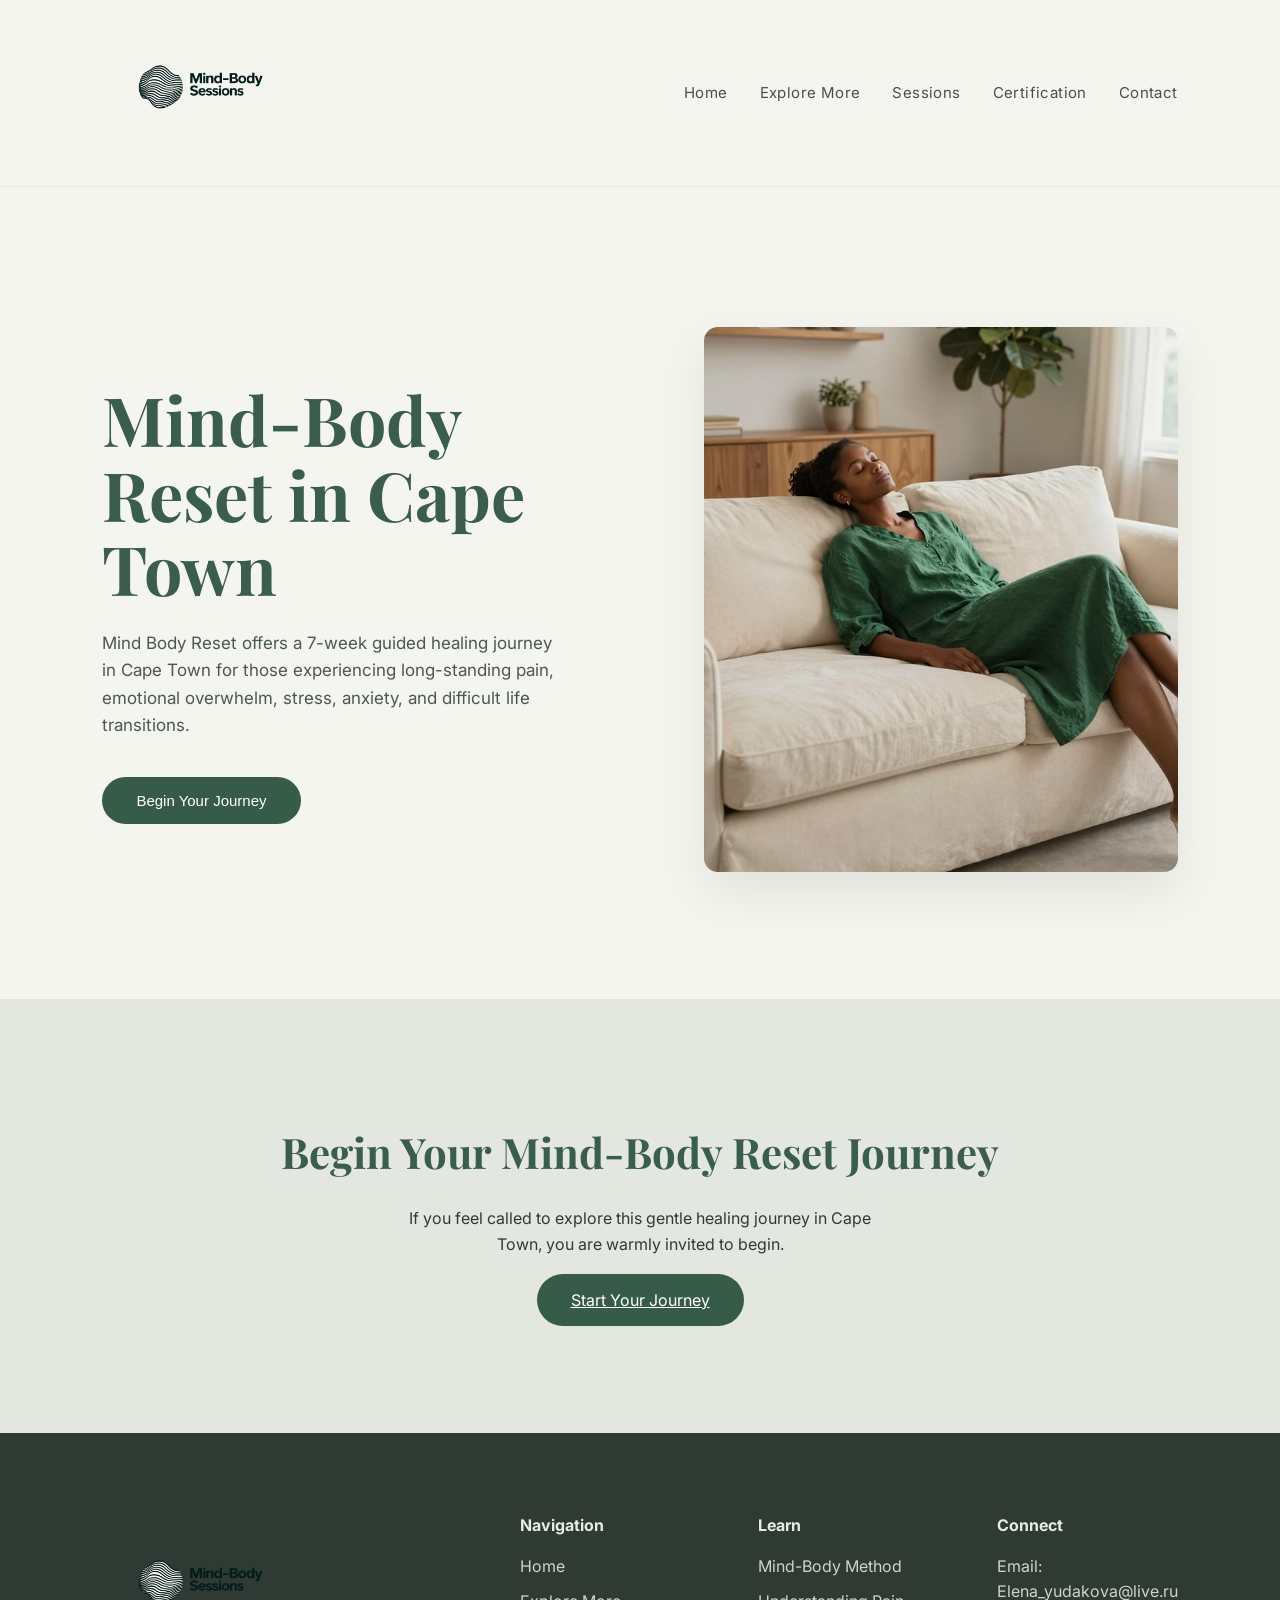
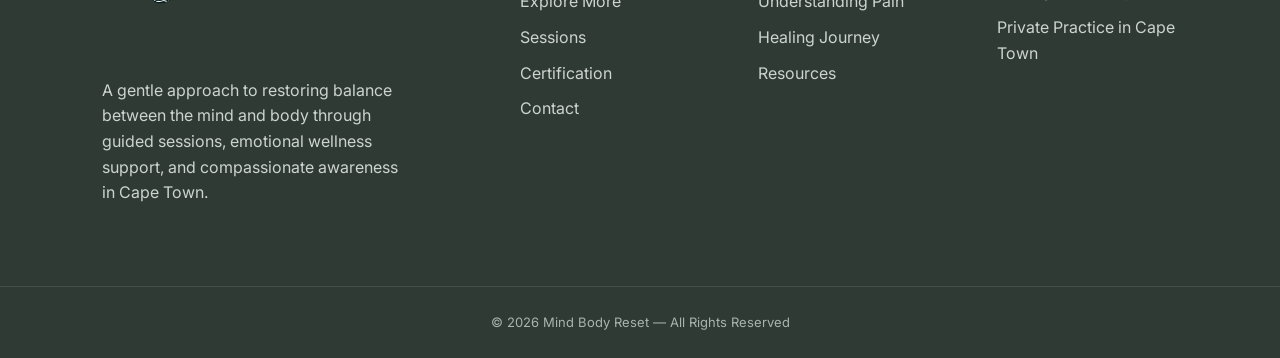
<file: index.html>
<!DOCTYPE html>
<html lang="en">
<head>

<meta charset="UTF-8">
<meta name="viewport" content="width=device-width, initial-scale=1.0">

<title>Mind Body Reset | Healing Sessions & Emotional Wellness in Cape Town</title>

<meta name="description" content="Mind Body Reset offers guided healing sessions in Cape Town focused on emotional wellbeing, chronic pain support, stress relief, and life transitions through a gentle 7-week mind-body journey.">

<meta name="keywords" content="Mind Body Reset, Cape Town healing sessions, emotional wellness Cape Town, chronic pain support, stress relief, mind body therapy, guided healing journey, wellness coach Cape Town, trauma support, holistic healing Cape Town">

<meta name="author" content="Mind Body Reset">

<meta name="google-site-verification" content="zNeB-YLh5azu9s9rW7W3dBb0LcEI7KjzdRnE0RMLjlo" />

<meta property="og:title" content="Mind Body Reset | Healing Sessions in Cape Town">
<meta property="og:description" content="A gentle 7-week guided journey for emotional wellbeing, pain support, and healing in Cape Town.">
<meta property="og:image" content="https://mindbody-reset.org/images/logo.png">
<meta property="og:type" content="website">
<meta property="og:url" content=" https://mindbody-reset.org/">

<meta name="twitter:card" content="summary_large_image">
<meta name="twitter:title" content="Mind Body Reset | Healing Sessions in Cape Town">
<meta name="twitter:description" content="A gentle 7-week guided journey for emotional wellbeing, pain support, and healing in Cape Town.">
<meta name="twitter:image" content="https://yourdomain.com/images/logo.png">

<link rel="icon" type="image/png" sizes="32x32" href="images/favicon.png">
<link rel="icon" type="image/png" sizes="16x16" href="images/favicon.png">
<link rel="apple-touch-icon" href="images/favicon.png">
<link rel="shortcut icon" href="images/favicon.ico">

<link rel="stylesheet" href="styles/styles.css">

<link href="https://fonts.googleapis.com/css2?family=Playfair+Display:wght@400;600&family=Inter:wght@300;400;500&display=swap" rel="stylesheet">

<script type="application/ld+json">
{
  "@context": "https://schema.org",
  "@type": "HealthAndBeautyBusiness",
  "name": "Mind Body Reset",
  "image": "https://mindbody-reset.org/images/logo.png",
  "url": "https://mindbody-reset.org/",
  "email": "Elena_yudakova@live.ru",
  "address": {
    "@type": "PostalAddress",
    "addressLocality": "Cape Town",
    "addressRegion": "Western Cape",
    "addressCountry": "ZA"
  },
  "areaServed": "Cape Town",
  "description": "Mind Body Reset offers emotional wellness and guided healing sessions for stress, pain, and life transitions in Cape Town."
}
</script>

</head>

<body>

<header class="navbar">

<div class="logo">
<img src="images/logo.png" alt="Mind Body Reset Logo">
</div>

<div class="menu-toggle">
☰
</div>

<nav>
<a href="index.html">Home</a>
<a href="explore.html">Explore More</a>
<a href="sessions.html">Sessions</a>
<a href="certificate.html">Certification</a>
<a href="contact.html">Contact</a>
</nav>

</header>

<section class="hero">

<div class="hero-text">

<h1>Mind-Body Reset in Cape Town</h1>

<p>
Mind Body Reset offers a 7-week guided healing journey in Cape Town
for those experiencing long-standing pain, emotional overwhelm,
stress, anxiety, and difficult life transitions.
</p>

<button class="primary-btn">Begin Your Journey</button>

</div>

<div class="hero-image">
<img src="images/ai-generated-IMAGE.avif" alt="Mind Body Reset healing journey in Cape Town">
</div>

</section>

<section class="cta">

<div class="cta-content">

<h2>Begin Your Mind-Body Reset Journey</h2>

<p>
If you feel called to explore this gentle healing journey in Cape Town,
you are warmly invited to begin.
</p>

<a href="contact.html" class="cta-btn">Start Your Journey</a>

</div>

</section>

<footer class="site-footer">

<div class="footer-container">

<div class="footer-brand">

<img src="images/logo.png" alt="Mind Body Reset Logo">

<p>
A gentle approach to restoring balance between the mind and body
through guided sessions, emotional wellness support,
and compassionate awareness in Cape Town.
</p>

</div>

<div class="footer-links">

<h4>Navigation</h4>

<a href="index.html">Home</a>
<a href="explore.html">Explore More</a>
<a href="sessions.html">Sessions</a>
<a href="certificate.html">Certification</a>
<a href="contact.html">Contact</a>

</div>

<div class="footer-links">

<h4>Learn</h4>

<a href="sessions.html">Mind-Body Method</a>
<a href="sessions.html">Understanding Pain</a>
<a href="sessions.html">Healing Journey</a>
<a href="sessions.html">Resources</a>

</div>

<div class="footer-contact">

<h4>Connect</h4>

<p>Email: Elena_yudakova@live.ru</p>
<p>Private Practice in Cape Town</p>

</div>

</div>

<div class="footer-bottom">

<p>© 2026 Mind Body Reset — All Rights Reserved</p>

</div>

</footer>

<script src="scripts/scripts.js"></script>

</body>
</html>
</file>
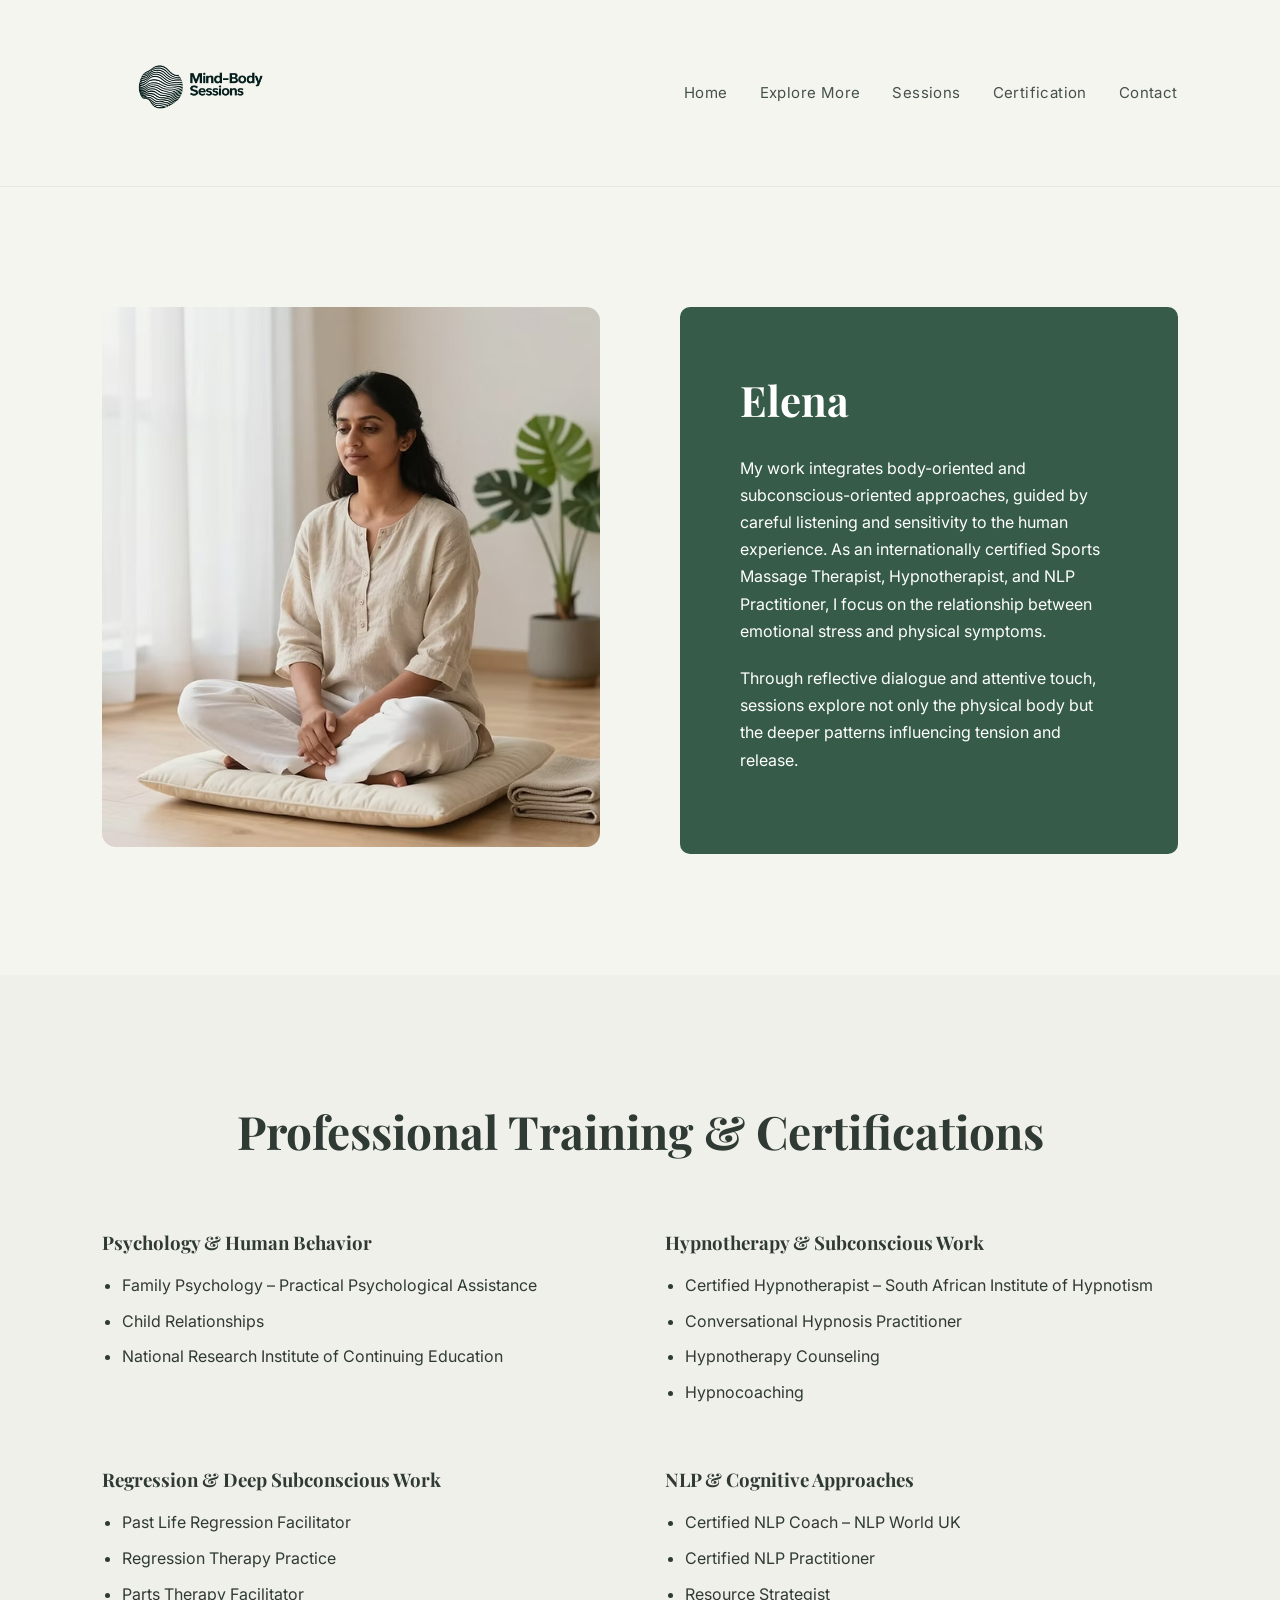
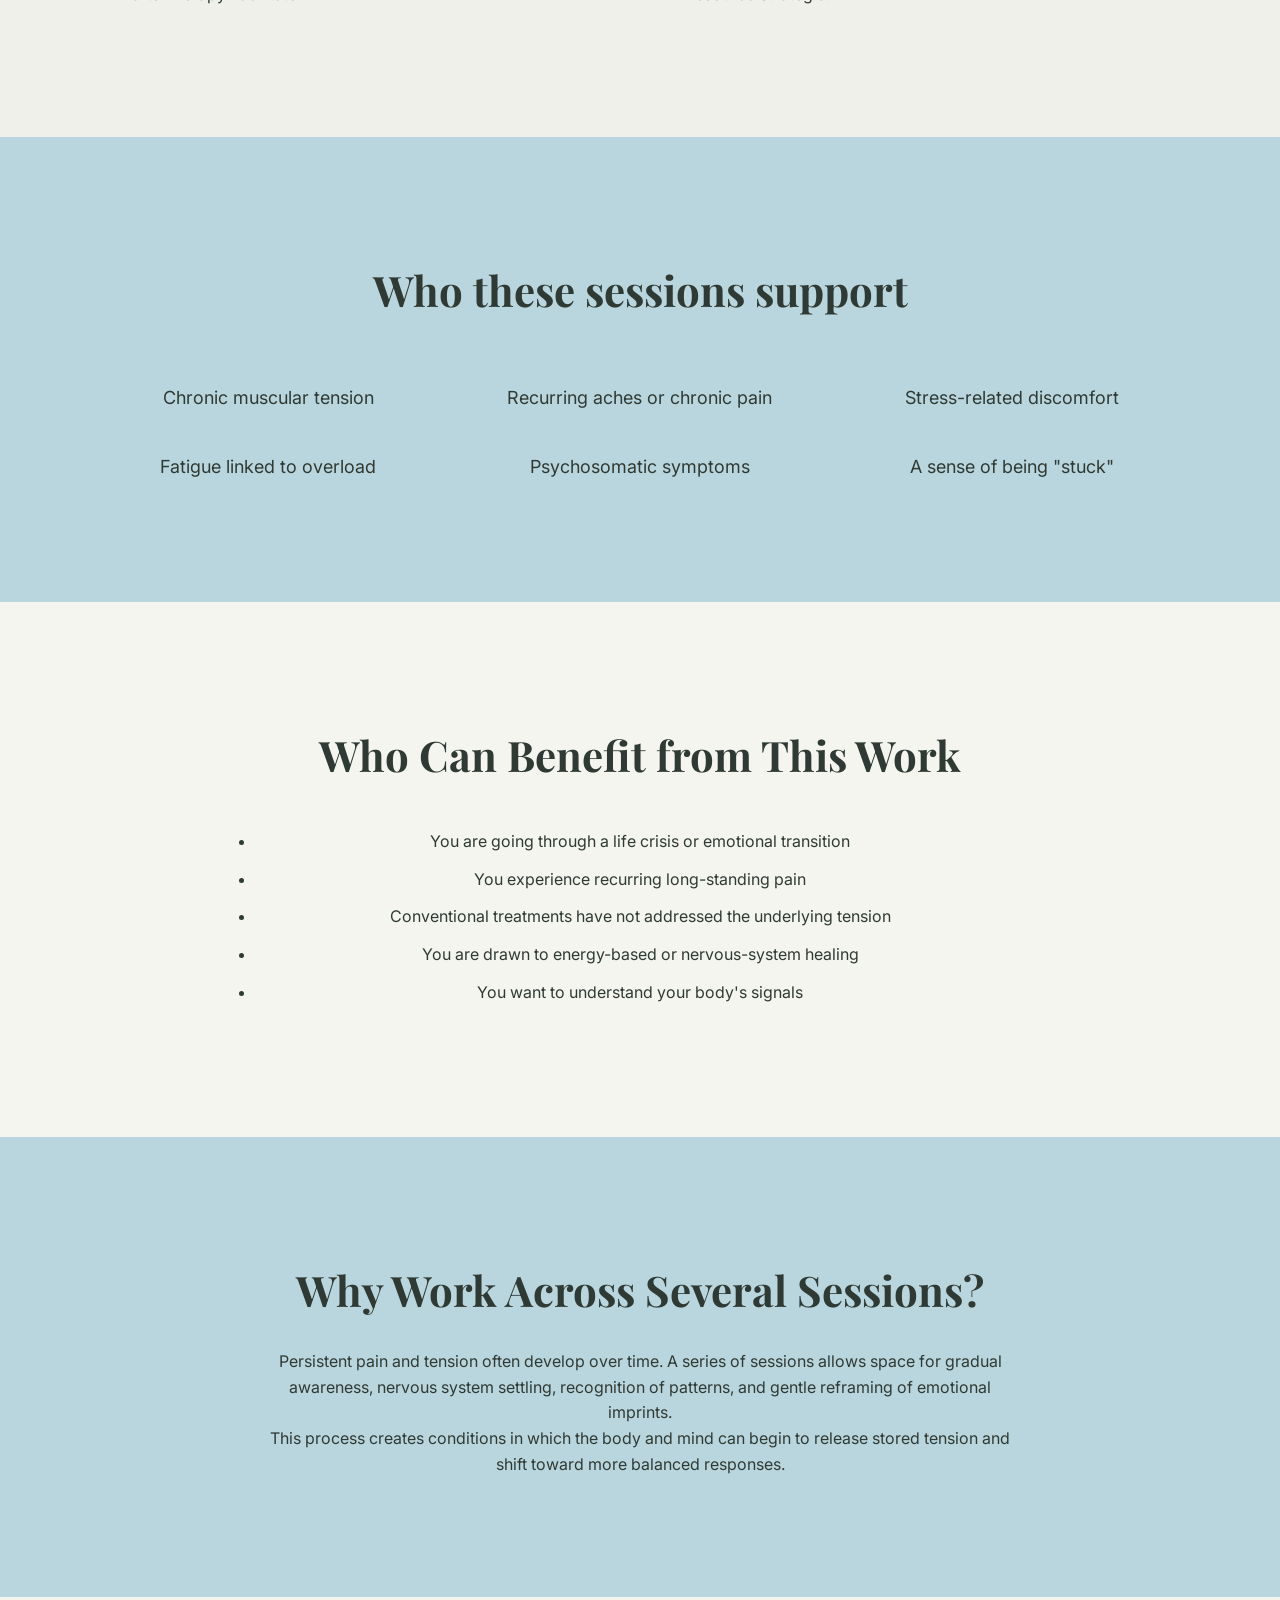
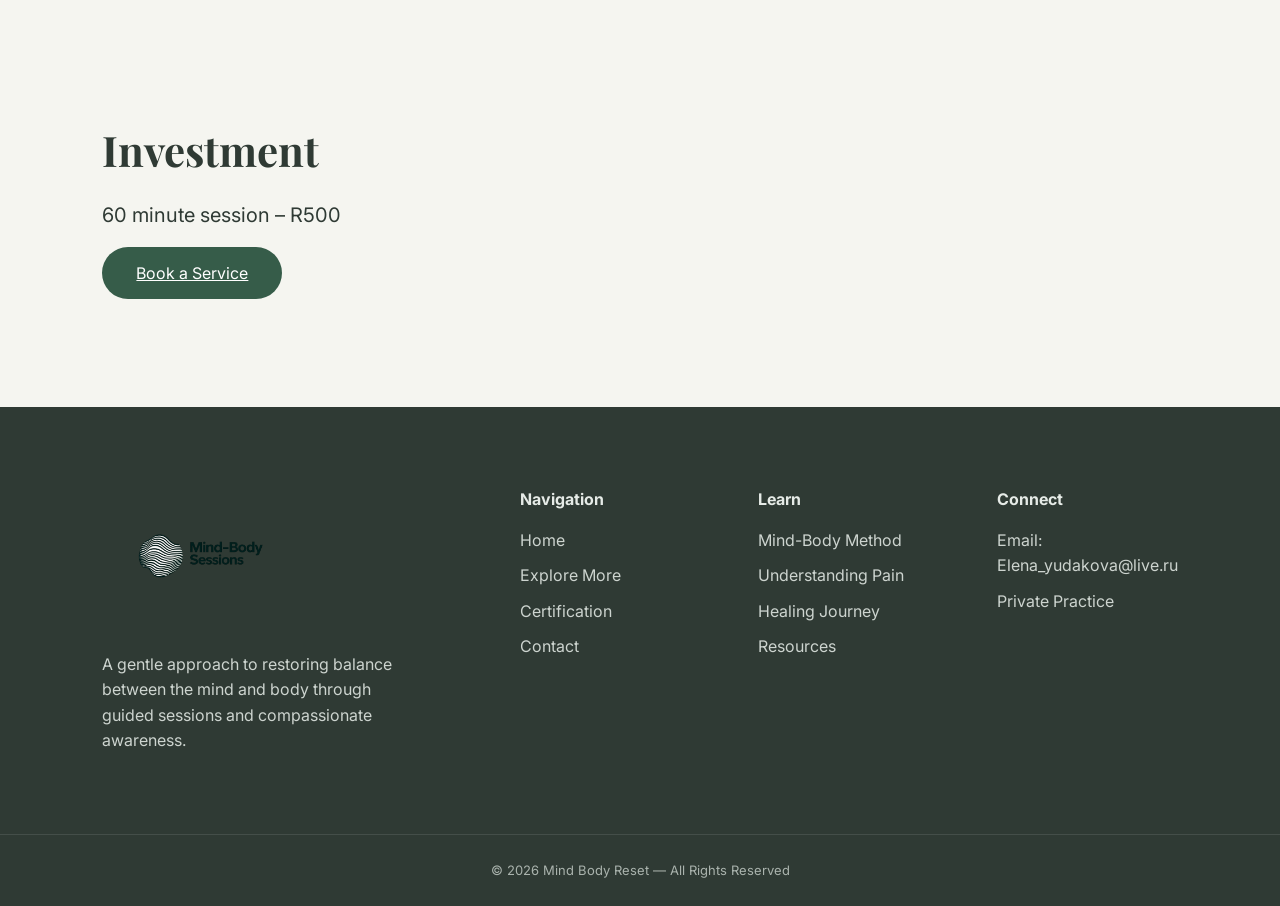
<file: certificate.html>
<!DOCTYPE html>
<html lang="en">
<head>

<meta charset="UTF-8">
<meta name="viewport" content="width=device-width, initial-scale=1.0">

<title>Explore More | Mind Body Reset</title>

<link rel="stylesheet" href="styles/certificate.css">

<link href="https://fonts.googleapis.com/css2?family=Playfair+Display:wght@400;600&family=Inter:wght@300;400;500&display=swap" rel="stylesheet">

</head>

<body>

<header class="navbar">

<div class="logo">
<img src="images/logo.png" alt="">
</div>

<div class="menu-toggle">☰</div>

<nav>
<a href="index.html">Home</a>
<a href="explore.html">Explore More</a>
<a href="sessions.html">Sessions</a>
<a href="certificate.html">Certification</a>
<a href="contact.html">Contact</a>
</nav>

</header>


<!-- ABOUT ELENA -->

<section class="about-elena">

<div class="about-grid">

<div class="about-image">
<img src="images/ai-generated-IMAGE (1).avif" alt="">
</div>

<div class="about-text">

<h2>Elena</h2>

<p>
My work integrates body-oriented and subconscious-oriented approaches,
guided by careful listening and sensitivity to the human experience.
As an internationally certified Sports Massage Therapist,
Hypnotherapist, and NLP Practitioner, I focus on the relationship
between emotional stress and physical symptoms.
</p>

<p>
Through reflective dialogue and attentive touch,
sessions explore not only the physical body
but the deeper patterns influencing tension and release.
</p>

</div>

</div>

</section>


<!-- CERTIFICATIONS -->

<section class="certifications">

<h2>Professional Training & Certifications</h2>

<div class="cert-grid">

<div>

<h3>Psychology & Human Behavior</h3>

<ul>
<li>Family Psychology – Practical Psychological Assistance</li>
<li>Child Relationships</li>
<li>National Research Institute of Continuing Education</li>
</ul>

</div>


<div>

<h3>Hypnotherapy & Subconscious Work</h3>

<ul>
<li>Certified Hypnotherapist – South African Institute of Hypnotism</li>
<li>Conversational Hypnosis Practitioner</li>
<li>Hypnotherapy Counseling</li>
<li>Hypnocoaching</li>
</ul>

</div>


<div>

<h3>Regression & Deep Subconscious Work</h3>

<ul>
<li>Past Life Regression Facilitator</li>
<li>Regression Therapy Practice</li>
<li>Parts Therapy Facilitator</li>
</ul>

</div>


<div>

<h3>NLP & Cognitive Approaches</h3>

<ul>
<li>Certified NLP Coach – NLP World UK</li>
<li>Certified NLP Practitioner</li>
<li>Resource Strategist</li>
</ul>

</div>

</div>

</section>



<!-- WHO SESSIONS SUPPORT -->

<section class="support">

<h2>Who these sessions support</h2>

<div class="support-grid">

<div>Chronic muscular tension</div>
<div>Recurring aches or chronic pain</div>
<div>Stress-related discomfort</div>

<div>Fatigue linked to overload</div>
<div>Psychosomatic symptoms</div>
<div>A sense of being "stuck"</div>

</div>

</section>



<!-- BENEFITS -->

<section class="benefits">

<h2>Who Can Benefit from This Work</h2>

<ul>

<li>You are going through a life crisis or emotional transition</li>
<li>You experience recurring long-standing pain</li>
<li>Conventional treatments have not addressed the underlying tension</li>
<li>You are drawn to energy-based or nervous-system healing</li>
<li>You want to understand your body's signals</li>

</ul>

</section>



<!-- WHY SESSIONS -->

<section class="why">

<h2>Why Work Across Several Sessions?</h2>

<p>
Persistent pain and tension often develop over time.
A series of sessions allows space for gradual awareness,
nervous system settling, recognition of patterns,
and gentle reframing of emotional imprints.
</p>

<p>
This process creates conditions in which the body and mind
can begin to release stored tension and shift toward
more balanced responses.
</p>

</section>



<!-- INVESTMENT -->

<section class="investment">

<h2>Investment</h2>

<p class="price">60 minute session – R500</p>

<a href="contact.html" class="cta-btn">Book a Service</a>

</section>



<footer class="site-footer">

<div class="footer-container">

<div class="footer-brand">

<img src="images/logo.png">

<p>
A gentle approach to restoring balance between the mind and body
through guided sessions and compassionate awareness.
</p>

</div>


<div class="footer-links">

<h4>Navigation</h4>

<a href="index.html">Home</a>
<a href="explore.html">Explore More</a>
<a href="certificate.html">Certification</a>
<a href="certificate.html">Contact</a>

</div>


<div class="footer-links">

<h4>Learn</h4>

<a href="sessions.html">Mind-Body Method</a>
<a href="sessions.html">Understanding Pain</a>
<a href="sessions.html">Healing Journey</a>
<a href="sessions.html">Resources</a>

</div>


<div class="footer-contact">

<h4>Connect</h4>

<p>Email: Elena_yudakova@live.ru</p>
<p>Private Practice</p>

</div>

</div>

<div class="footer-bottom">

<p>© 2026 Mind Body Reset — All Rights Reserved</p>

</div>

</footer>


<script src="scripts/scripts.js"></script>

</body>
</html>
</file>
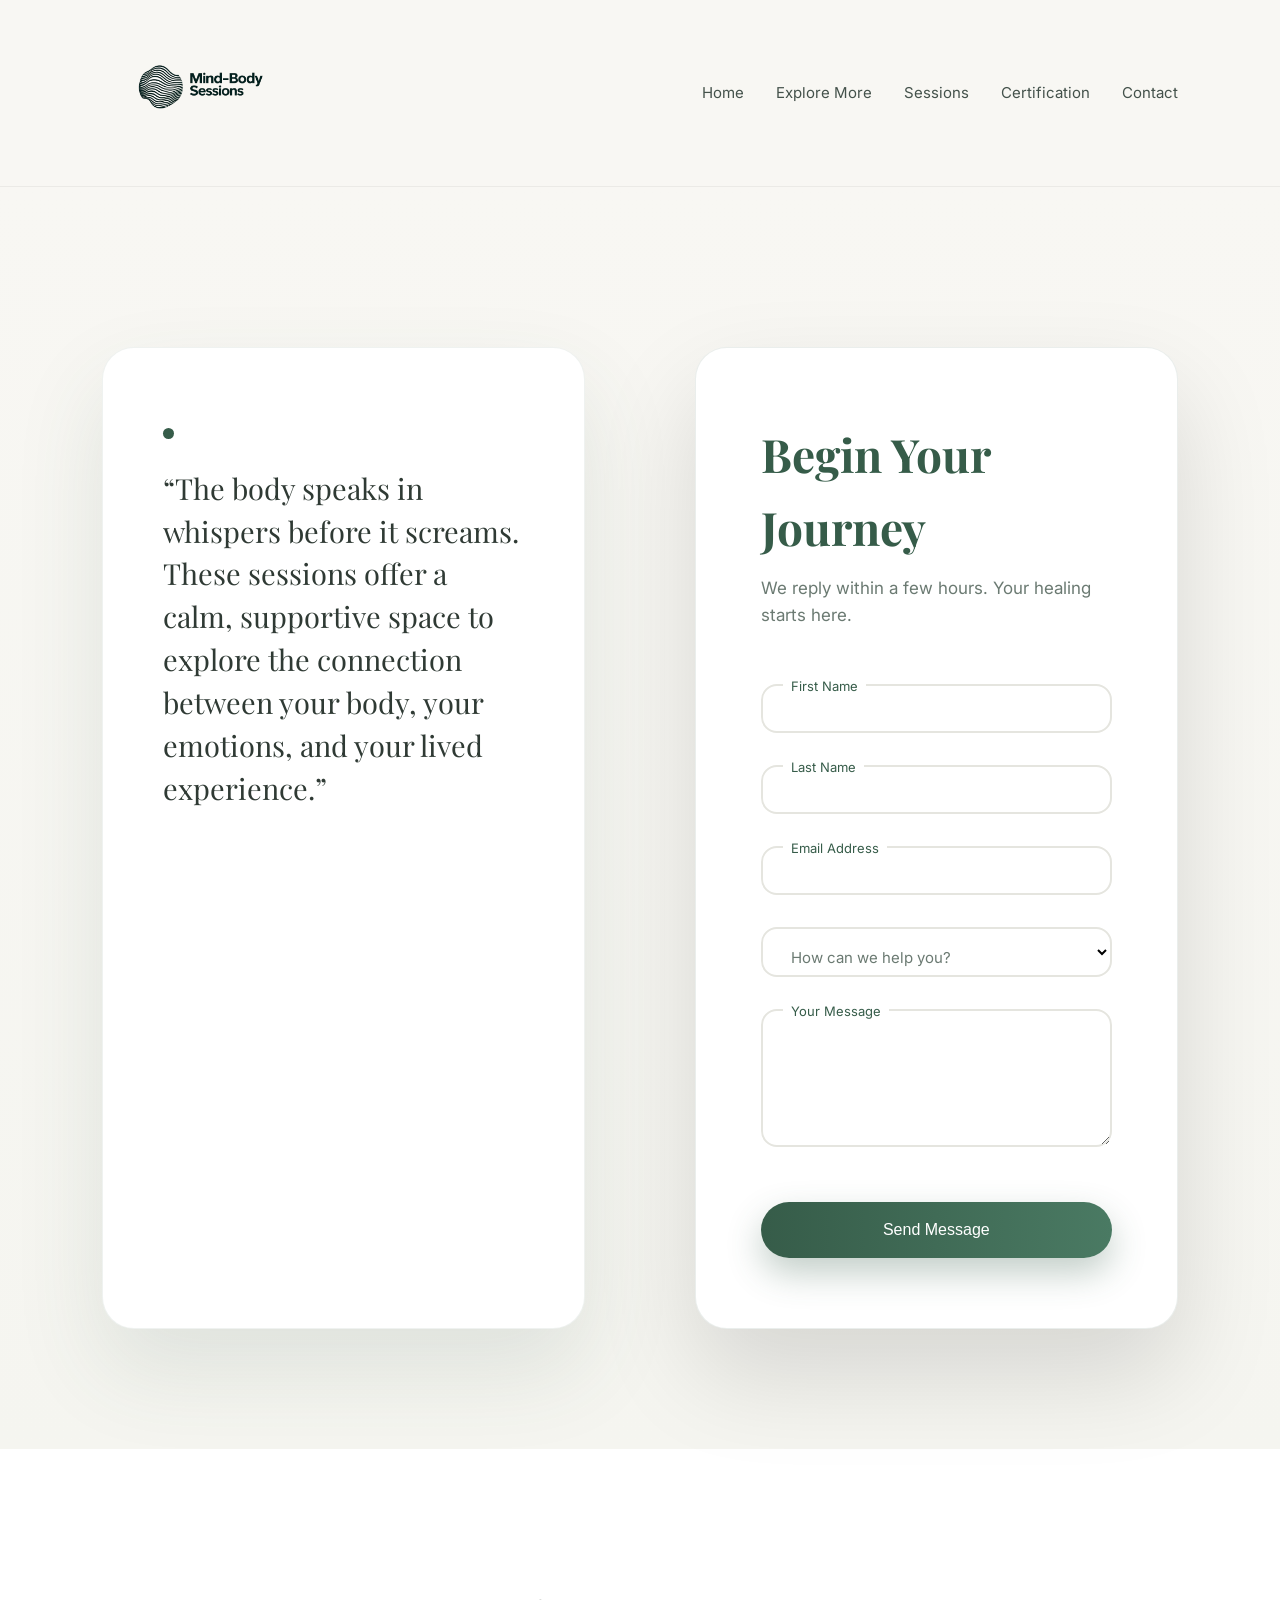
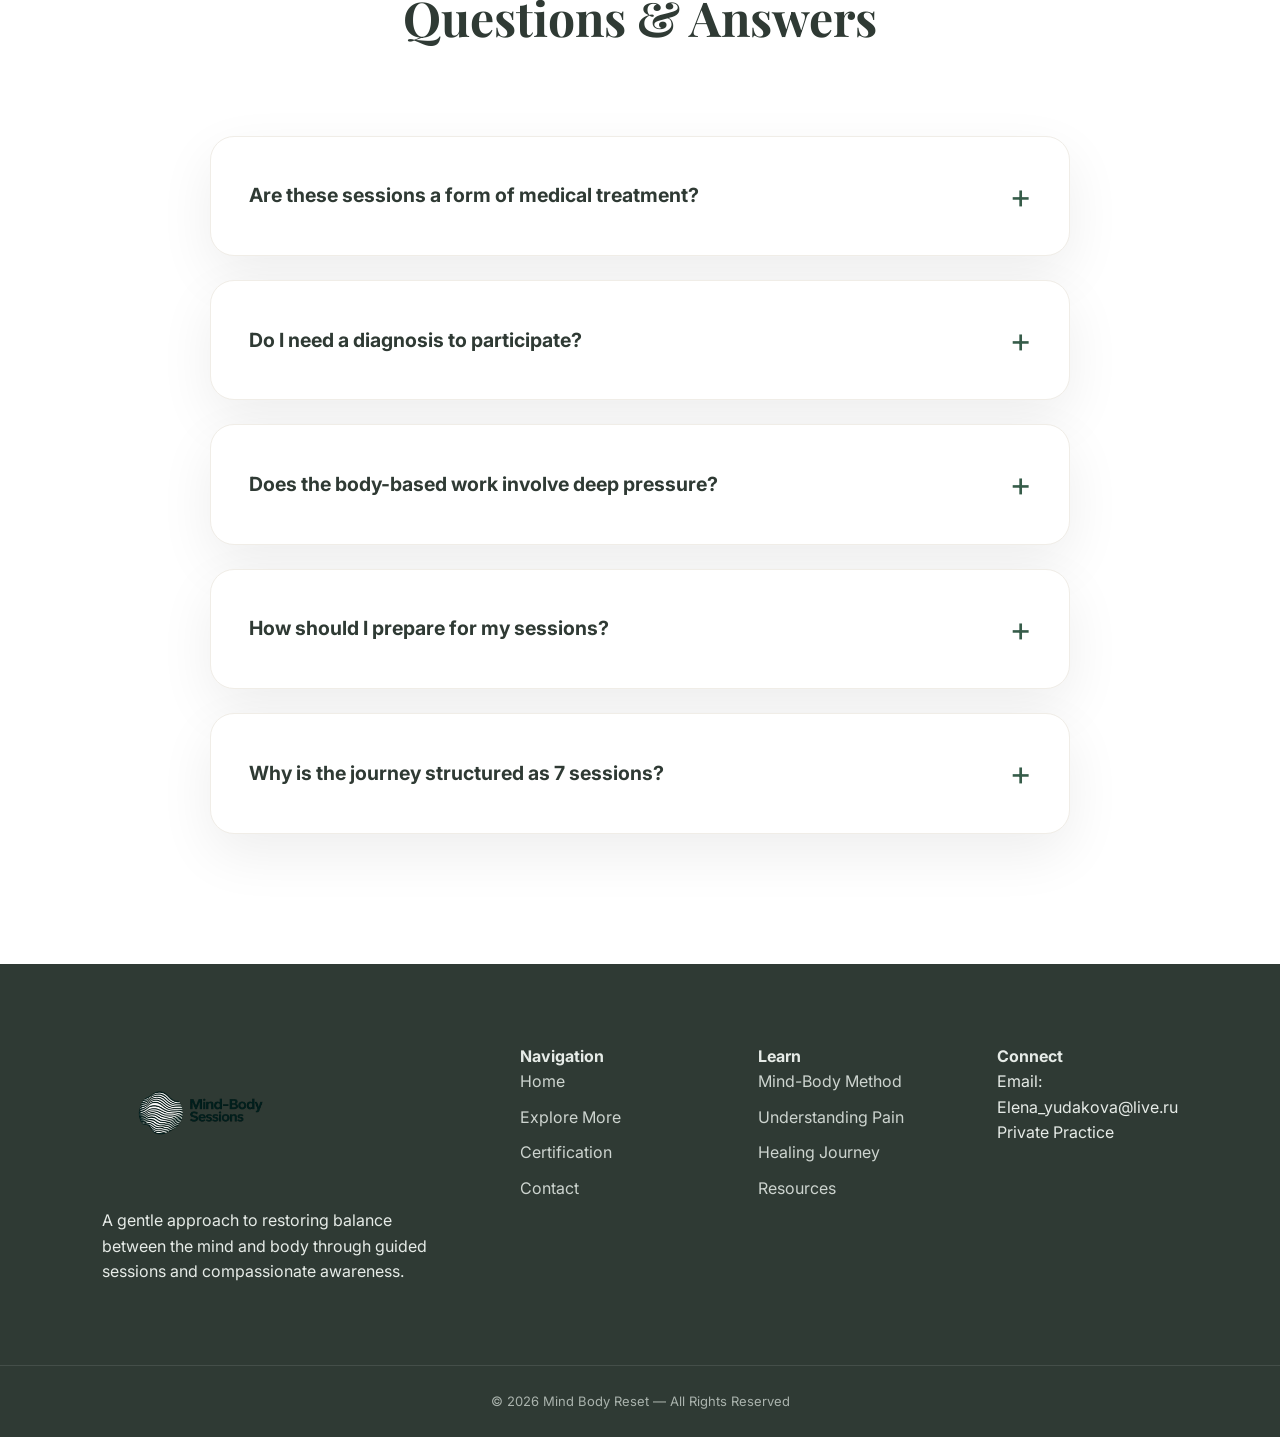
<file: contact.html>
<!DOCTYPE html>
<html lang="en">
<head>
    <meta charset="UTF-8">
    <meta name="viewport" content="width=device-width, initial-scale=1.0">
    <title>Contact | Mind Body Reset</title>
    <link href="https://fonts.googleapis.com/css2?family=Playfair+Display:wght@400;600&family=Inter:wght@300;400;500&display=swap" rel="stylesheet">
    
    <style>
        * { margin:0; padding:0; box-sizing:border-box; }
        body {
            font-family: 'Inter', sans-serif;
            background: #f8f7f3;
            color: #2f3a34;
            line-height: 1.6;
        }

        /* === NAVBAR (exactly your style) === */
        .navbar {
            display: flex; justify-content: space-between; align-items: center;
            padding: 18px 8%; position: sticky; top: 0;
            background: rgba(248,247,243,0.95); backdrop-filter: blur(12px);
            border-bottom: 1px solid rgba(0,0,0,0.05); z-index: 1000;
        }
        .logo img { height: 142px; }
        nav { display: flex; gap: 32px; }
        nav a {
            text-decoration: none; font-size: 15px; color: #44524b; position: relative;
        }
        nav a::after {
            content: ""; position: absolute; left: 0; bottom: -6px;
            width: 0; height: 1px; background: #365c49; transition: 0.3s;
        }
        nav a:hover::after { width: 100%; }
        .menu-toggle { display: none; font-size: 28px; cursor: pointer; color: #365c49; }

        /* === PREMIUM BODY – high-tech luxury that matches header/footer perfectly === */
        .premium-contact {
            padding: 160px 8% 120px;
            background: linear-gradient(180deg, #f8f7f3 0%, #f5f5f0 100%);
        }
        .premium-grid {
            display: grid; grid-template-columns: 1fr 1fr; gap: 110px;
            max-width: 1280px; margin: 0 auto;
        }
        .quote-card {
            background: #fff; padding: 80px 60px; border-radius: 32px;
            box-shadow: 0 40px 90px rgba(54,92,73,0.12);
            border: 1px solid rgba(54,92,73,0.08); position: relative; overflow: hidden;
        }
        .quote-card::before {
            content: ''; position: absolute; top: -40%; right: -30%;
            width: 320px; height: 320px;
            background: radial-gradient(circle, rgba(54,92,73,0.07) 0%, transparent 70%);
            border-radius: 50%;
        }
        .accent-dot { display: block; width: 11px; height: 11px; background: #365c49; border-radius: 50%; margin-bottom: 28px; }
        .luxury-quote {
            font-family: 'Playfair Display', serif; font-size: 29px; line-height: 1.48; color: #2f3a34;
        }

        .form-card {
            background: #fff; padding: 70px 65px; border-radius: 32px;
            box-shadow: 0 45px 100px rgba(0,0,0,0.13); border: 1px solid rgba(54,92,73,0.1);
        }
        .form-heading { font-family: 'Playfair Display', serif; font-size: 46px; color: #365c49; margin-bottom: 10px; }
        .form-sub { color: #6b7a72; font-size: 17px; margin-bottom: 55px; }

        .luxury-form { display: flex; flex-direction: column; gap: 32px; }
        .float-group { position: relative; }
        .float-group input, .float-group select, .float-group textarea {
            width: 100%; padding: 18px 22px 8px; border: 2px solid #e5e5df;
            border-radius: 16px; font-size: 16.5px; background: transparent;
            transition: all 0.35s ease;
        }
        .float-group input:focus, .float-group select:focus, .float-group textarea:focus {
            border-color: #365c49; box-shadow: 0 0 0 6px rgba(54,92,73,0.15);
        }
        .float-group label {
            position: absolute; left: 22px; top: 19px; font-size: 15px; color: #6b7a72;
            pointer-events: none; transition: all 0.35s ease; background: #fff; padding: 0 8px;
        }
        .float-group input:focus + label,
        .float-group select:focus + label,
        .float-group textarea:focus + label,
        .float-group input:not(:placeholder-shown) + label,
        .float-group textarea:not(:placeholder-shown) + label {
            top: -8px; font-size: 13px; color: #365c49;
        }
        .float-group textarea { min-height: 138px; resize: vertical; }

        .luxury-btn {
            margin-top: 15px; padding: 19px 52px;
            background: linear-gradient(90deg, #365c49, #4a7a63);
            color: white; border: none; border-radius: 50px; font-size: 16px; font-weight: 500;
            cursor: pointer; box-shadow: 0 15px 35px rgba(54,92,73,0.3);
            transition: all 0.4s cubic-bezier(0.34,1.56,0.64,1);
        }
        .luxury-btn:hover {
            transform: translateY(-5px) scale(1.04);
            box-shadow: 0 25px 50px rgba(54,92,73,0.4);
        }

        /* === PREMIUM FAQ – high-tech accordion === */
        .premium-faq { padding: 130px 8%; background: #fff; }
        .faq-wrapper { max-width: 860px; margin: 0 auto; }
        .faq-title {
            font-family: 'Playfair Display', serif; font-size: 48px;
            text-align: center; color: #2f3a34; margin-bottom: 80px;
        }
        .faq-list { display: flex; flex-direction: column; gap: 24px; }
        .faq-card {
            background: #fff; border-radius: 24px; box-shadow: 0 20px 55px rgba(0,0,0,0.07);
            border: 1px solid #f0ede7; overflow: hidden; transition: all 0.4s ease;
        }
        .faq-card:hover { transform: translateY(-8px); box-shadow: 0 30px 70px rgba(0,0,0,0.12); }
        .faq-question {
            padding: 32px 38px; display: flex; justify-content: space-between; align-items: center;
            cursor: pointer; font-size: 19.5px; color: #2f3a34;
        }
        .toggle { font-size: 34px; color: #365c49; transition: transform 0.45s ease; }
        .faq-card.active .toggle { transform: rotate(45deg); }
        .faq-answer {
            max-height: 0; overflow: hidden; transition: max-height 0.55s cubic-bezier(0.4,0,0.2,1);
            padding: 0 38px; color: #4b5751; line-height: 1.82;
        }
        .faq-card.active .faq-answer { max-height: 520px; padding-bottom: 38px; }
        .faq-answer ul { padding-left: 22px; }

        /* === FOOTER (exactly your style) === */
        .site-footer { background: #2f3a34; color: #e6ebe7; }
        .footer-container {
            display: grid; grid-template-columns: 2fr 1fr 1fr 1fr; gap: 60px; padding: 80px 8%;
        }
        .footer-brand img { height: 142px; margin-bottom: 15px; }
        .footer-links a {
            display: block; text-decoration: none; color: #cdd4cf; margin-bottom: 10px;
        }
        .footer-bottom {
            border-top: 1px solid rgba(255,255,255,0.1);
            text-align: center; padding: 25px; font-size: 13px; color: #aab3ad;
        }

        /* Mobile */
        @media (max-width: 980px) {
            .premium-grid { grid-template-columns: 1fr; gap: 60px; }
            .quote-card, .form-card { padding: 50px 35px; }
            .faq-title { font-size: 38px; }
            .navbar nav { display: none; }
            .menu-toggle { display: block; }
        }
        @media (max-width: 900px) {
            .footer-container { grid-template-columns: 1fr; }
        }
    </style>
</head>
<body>

<header class="navbar">
    <div class="logo"><img src="images/logo.png" alt="Mind Body Logo"></div>
    <div class="menu-toggle">☰</div>
    <nav>
        <a href="index.html">Home</a>
        <a href="explore.html">Explore More</a>
        <a href="sessions.html">Sessions</a>
        <a href="certificate.html">Certification</a>
        <a href="contact.html">Contact</a>
    </nav>
</header>

<section class="premium-contact">
    <div class="premium-grid">
        <div class="quote-card">
            <div class="quote-content">
                <span class="accent-dot"></span>
                <p class="luxury-quote">“The body speaks in whispers before it screams.<br>These sessions offer a calm, supportive space to explore the connection between your body, your emotions, and your lived experience.”</p>
            </div>
        </div>
    
        <div class="form-card">
            <h2 class="form-heading">Begin Your Journey</h2>
            <p class="form-sub">We reply within a few hours. Your healing starts here.</p>
            <form class="luxury-form" action="https://formsubmit.co/Elena_yudakova@live.ru" method="POST">
                <input type="hidden" name="_captcha" value="false">
                <input type="hidden" name="_subject" value="Mind Body Reset Inquiry">
                <div class="float-group"><input type="text" id="fname" name="First Name" required><label for="fname">First Name</label></div>
                <div class="float-group"><input type="text" id="lname" name="Last Name" required><label for="lname">Last Name</label></div>
                <div class="float-group"><input type="email" id="email" name="Email" required><label for="email">Email Address</label></div>
                <div class="float-group">
                    <select id="topic" name="Topic" required>
                        <option value="" disabled selected></option>
                        <option value="Session Inquiry">Session Inquiry</option>
                        <option value="Program Details">Program Details</option>
                        <option value="General Question">General Question</option>
                    </select>
                    <label for="topic">How can we help you?</label>
                </div>
                <div class="float-group"><textarea id="msg" name="Message" required></textarea><label for="msg">Your Message</label></div>
                <button type="submit" class="luxury-btn"><span>Send Message</span></button>
            </form>
        </div>
    </div>
</section>

<section class="premium-faq">
    <div class="faq-wrapper">
        <h2 class="faq-title">Questions &amp; Answers</h2>
        <div class="faq-list">
            <!-- 5 FAQ cards (same as before) -->
            <div class="faq-card"><div class="faq-question"><h4>Are these sessions a form of medical treatment?</h4><span class="toggle">+</span></div><div class="faq-answer"><p>These sessions are a complementary approach...</p></div></div>
            <div class="faq-card"><div class="faq-question"><h4>Do I need a diagnosis to participate?</h4><span class="toggle">+</span></div><div class="faq-answer"><p>No formal diagnosis is required...</p></div></div>
            <div class="faq-card"><div class="faq-question"><h4>Does the body-based work involve deep pressure?</h4><span class="toggle">+</span></div><div class="faq-answer"><p>Quite the opposite...</p></div></div>
            <div class="faq-card"><div class="faq-question"><h4>How should I prepare for my sessions?</h4><span class="toggle">+</span></div><div class="faq-answer"><ul><li>Wear loose, comfortable clothing</li><li>Find a quiet space with no interruptions</li><li>Leave 10–15 minutes after the session to integrate</li></ul></div></div>
            <div class="faq-card"><div class="faq-question"><h4>Why is the journey structured as 7 sessions?</h4><span class="toggle">+</span></div><div class="faq-answer"><p>Persistent pain patterns take time...</p></div></div>
        </div>
    </div>
</section>

<footer class="site-footer">
    <div class="footer-container">
        <div class="footer-brand"><img src="images/logo.png" alt="logo"><p>A gentle approach to restoring balance between the mind and body through guided sessions and compassionate awareness.</p></div>
        <div class="footer-links"><h4>Navigation</h4><a href="index.html">Home</a><a href="explore.html">Explore More</a><a href="certificate.html">Certification</a><a href="contact.html">Contact</a></div>
        <div class="footer-links"><h4>Learn</h4><a href="sessions.html">Mind-Body Method</a><a href="sessions.html">Understanding Pain</a><a href="sessions.html">Healing Journey</a><a href="sessions.html">Resources</a></div>
        <div class="footer-contact"><h4>Connect</h4><p>Email: Elena_yudakova@live.ru</p><p>Private Practice</p></div>
    </div>
    <div class="footer-bottom"><p>© 2026 Mind Body Reset — All Rights Reserved</p></div>
</footer>

<script>
    const menuToggle = document.querySelector(".menu-toggle");
    const navMenu = document.querySelector("nav");
    if (menuToggle && navMenu) menuToggle.addEventListener("click", () => navMenu.classList.toggle("active"));

    document.querySelectorAll('.faq-card').forEach(card => {
        card.querySelector('.faq-question').addEventListener('click', () => {
            const wasOpen = card.classList.contains('active');
            document.querySelectorAll('.faq-card').forEach(c => c.classList.remove('active'));
            if (!wasOpen) card.classList.add('active');
        });
    });
</script>
</body>
</html>
</file>
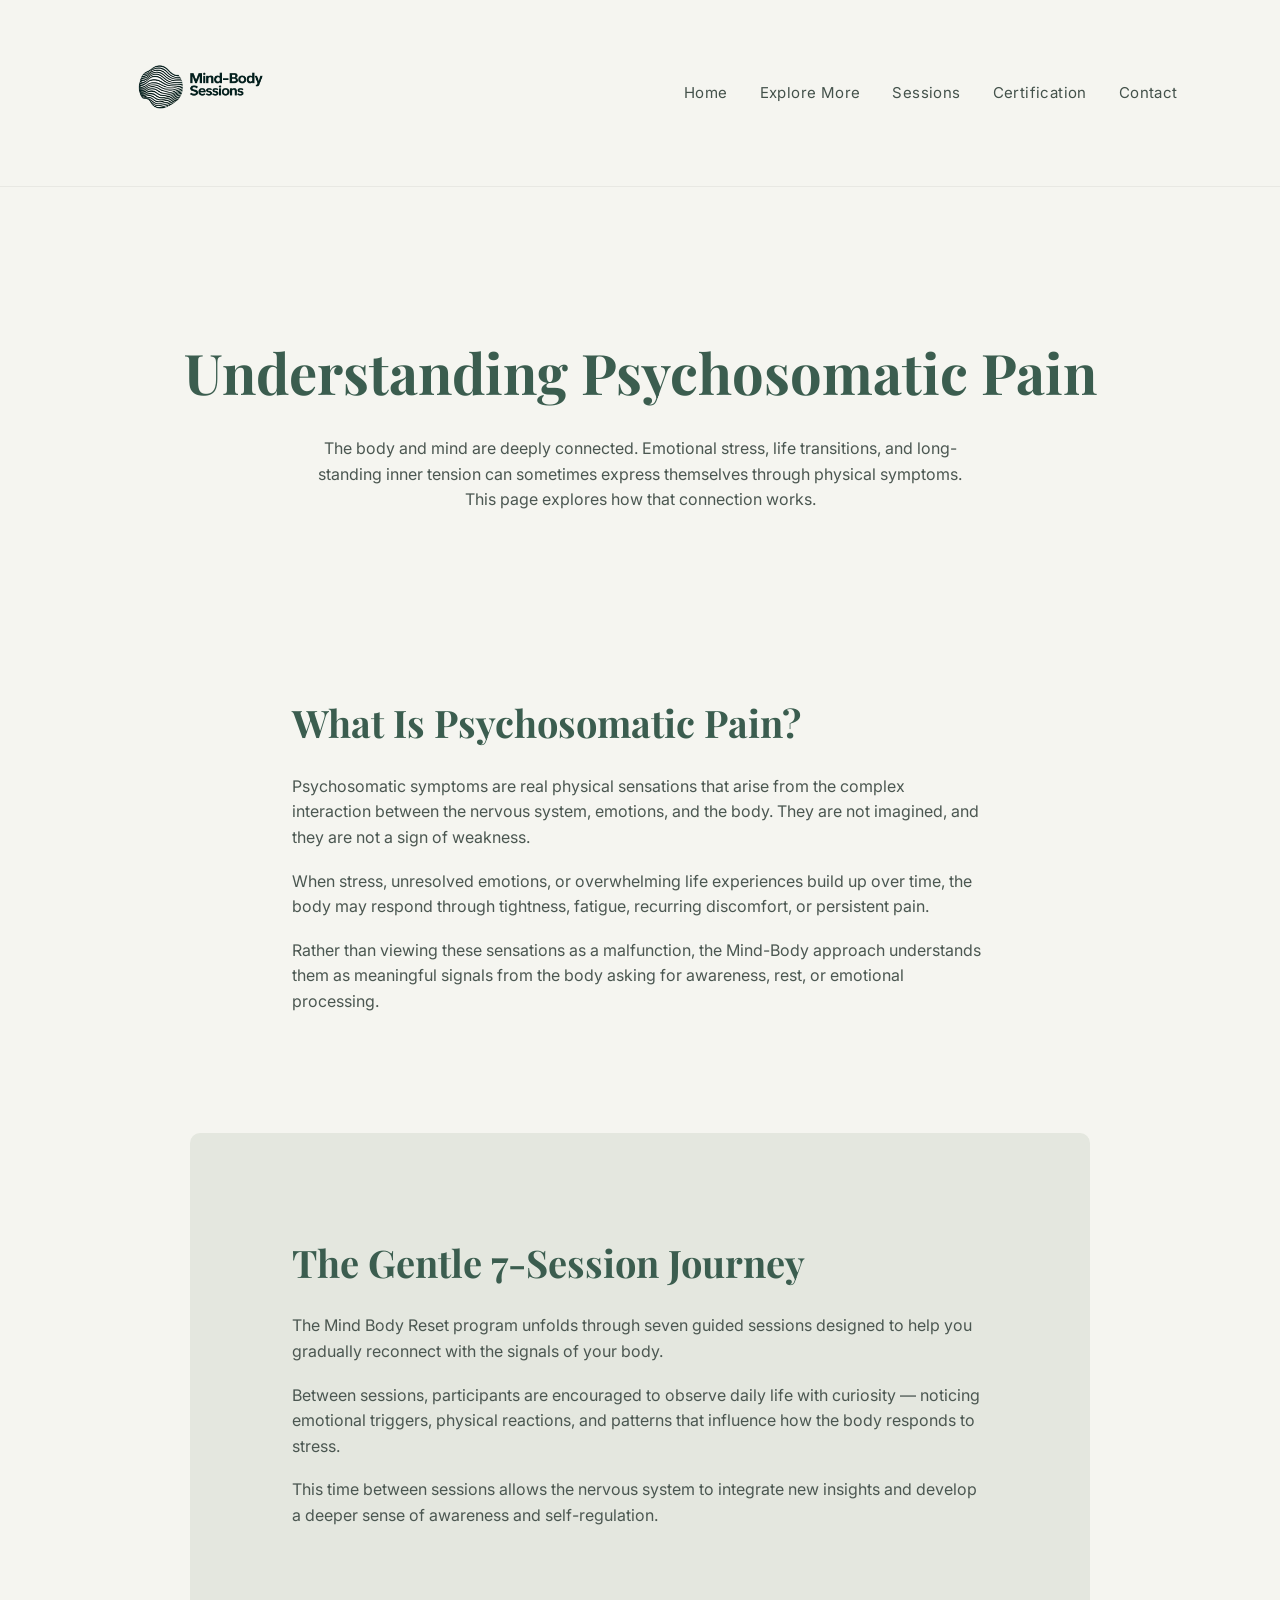
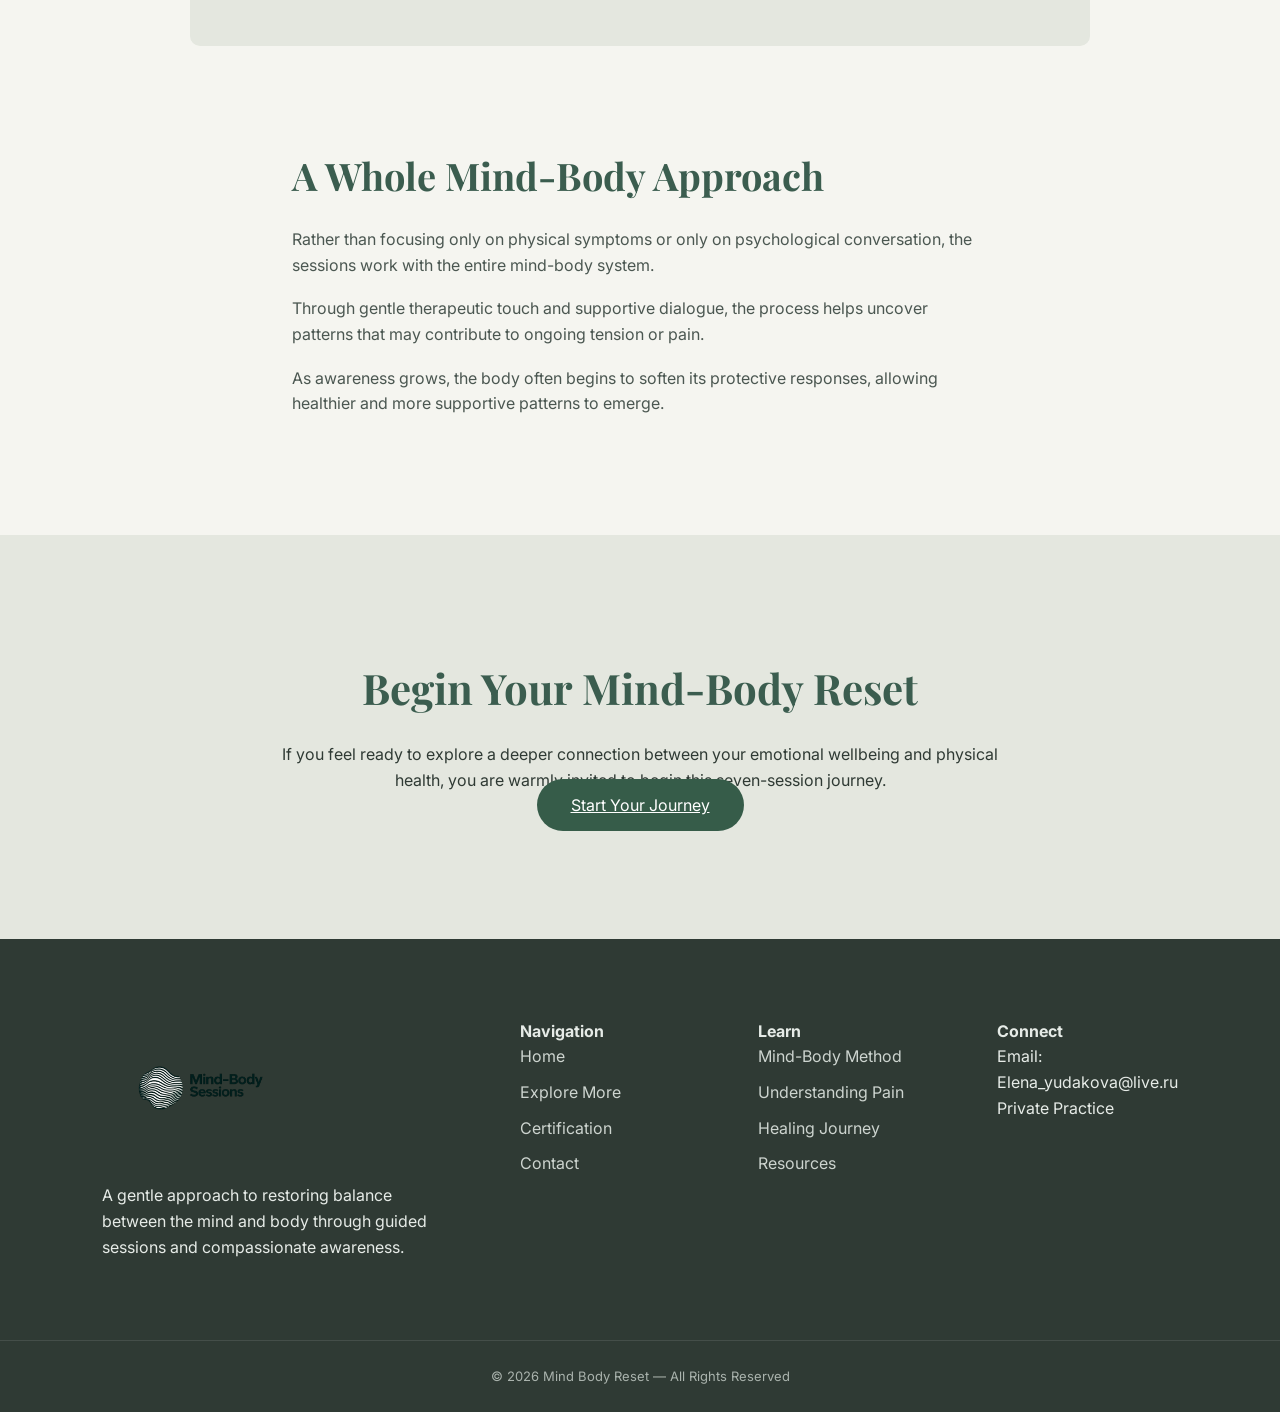
<file: explore.html>
<!DOCTYPE html>
<html lang="en">
<head>

<meta charset="UTF-8">
<meta name="viewport" content="width=device-width, initial-scale=1.0">

<title>Understanding Psychosomatic Pain | Mind Body Reset</title>

<meta name="description" content="Learn how psychosomatic pain forms and how the Mind Body Reset approach supports emotional and physical healing through a gentle 7-session journey.">

<link rel="stylesheet" href="styles/explore.css">

<link href="https://fonts.googleapis.com/css2?family=Playfair+Display:wght@400;600&family=Inter:wght@300;400;500&display=swap" rel="stylesheet">

</head>

<body>

<header class="navbar">

<div class="logo">
<img src="images/logo.png" alt="Mind Body Reset Logo">
</div>

<div class="menu-toggle">
☰
</div>

<nav>
<a href="index.html">Home</a>
<a href="explore.html">Explore More</a>
<a href="sessions.html">Sessions</a>
<a href="certificate.html">Certification</a>
<a href="contact.html">Contact</a>
</nav>

</header>


<section class="page-hero">

<h1>Understanding Psychosomatic Pain</h1>

<p>
The body and mind are deeply connected. Emotional stress, life transitions,
and long-standing inner tension can sometimes express themselves through
physical symptoms. This page explores how that connection works.
</p>

</section>



<section class="content-section">

<h2>What Is Psychosomatic Pain?</h2>

<p>
Psychosomatic symptoms are real physical sensations that arise from the
complex interaction between the nervous system, emotions, and the body.
They are not imagined, and they are not a sign of weakness.
</p>

<p>
When stress, unresolved emotions, or overwhelming life experiences build up
over time, the body may respond through tightness, fatigue, recurring
discomfort, or persistent pain.
</p>

<p>
Rather than viewing these sensations as a malfunction, the Mind-Body
approach understands them as meaningful signals from the body asking
for awareness, rest, or emotional processing.
</p>

</section>



<section class="content-section soft-bg">

<h2>The Gentle 7-Session Journey</h2>

<p>
The Mind Body Reset program unfolds through seven guided sessions designed
to help you gradually reconnect with the signals of your body.
</p>

<p>
Between sessions, participants are encouraged to observe daily life
with curiosity — noticing emotional triggers, physical reactions,
and patterns that influence how the body responds to stress.
</p>

<p>
This time between sessions allows the nervous system to integrate new
insights and develop a deeper sense of awareness and self-regulation.
</p>

</section>



<section class="content-section">

<h2>A Whole Mind-Body Approach</h2>

<p>
Rather than focusing only on physical symptoms or only on psychological
conversation, the sessions work with the entire mind-body system.
</p>

<p>
Through gentle therapeutic touch and supportive dialogue, the process
helps uncover patterns that may contribute to ongoing tension or pain.
</p>

<p>
As awareness grows, the body often begins to soften its protective
responses, allowing healthier and more supportive patterns to emerge.
</p>

</section>



<section class="cta">

<div class="cta-content">

<h2>Begin Your Mind-Body Reset</h2>

<p>
If you feel ready to explore a deeper connection between your emotional
wellbeing and physical health, you are warmly invited to begin this
seven-session journey.
</p>

<a href="sessions.html" class="cta-btn">Start Your Journey</a>

</div>

</section>



<footer class="site-footer">

<div class="footer-container">

<div class="footer-brand">

<img src="images/logo.png" alt="logo">

<p>
A gentle approach to restoring balance between the mind and body
through guided sessions and compassionate awareness.
</p>

</div>

<div class="footer-links">

<h4>Navigation</h4>

<a href="index.html">Home</a>
<a href="explore.html">Explore More</a>
<a href="certificate.html">Certification</a>
<a href="contact.html">Contact</a>

</div>

<div class="footer-links">

<h4>Learn</h4>

<a href="sessions.html">Mind-Body Method</a>
<a href="sessions.html">Understanding Pain</a>
<a href="sessions.html">Healing Journey</a>
<a href="sessions.html">Resources</a>

</div>

<div class="footer-contact">

<h4>Connect</h4>

<p>Email: Elena_yudakova@live.ru</p>
<p>Private Practice</p>

</div>

</div>

<div class="footer-bottom">

<p>© 2026 Mind Body Reset — All Rights Reserved</p>

</div>

</footer>

<script src="scripts/explore.js"></script>

</body>
</html>
</file>
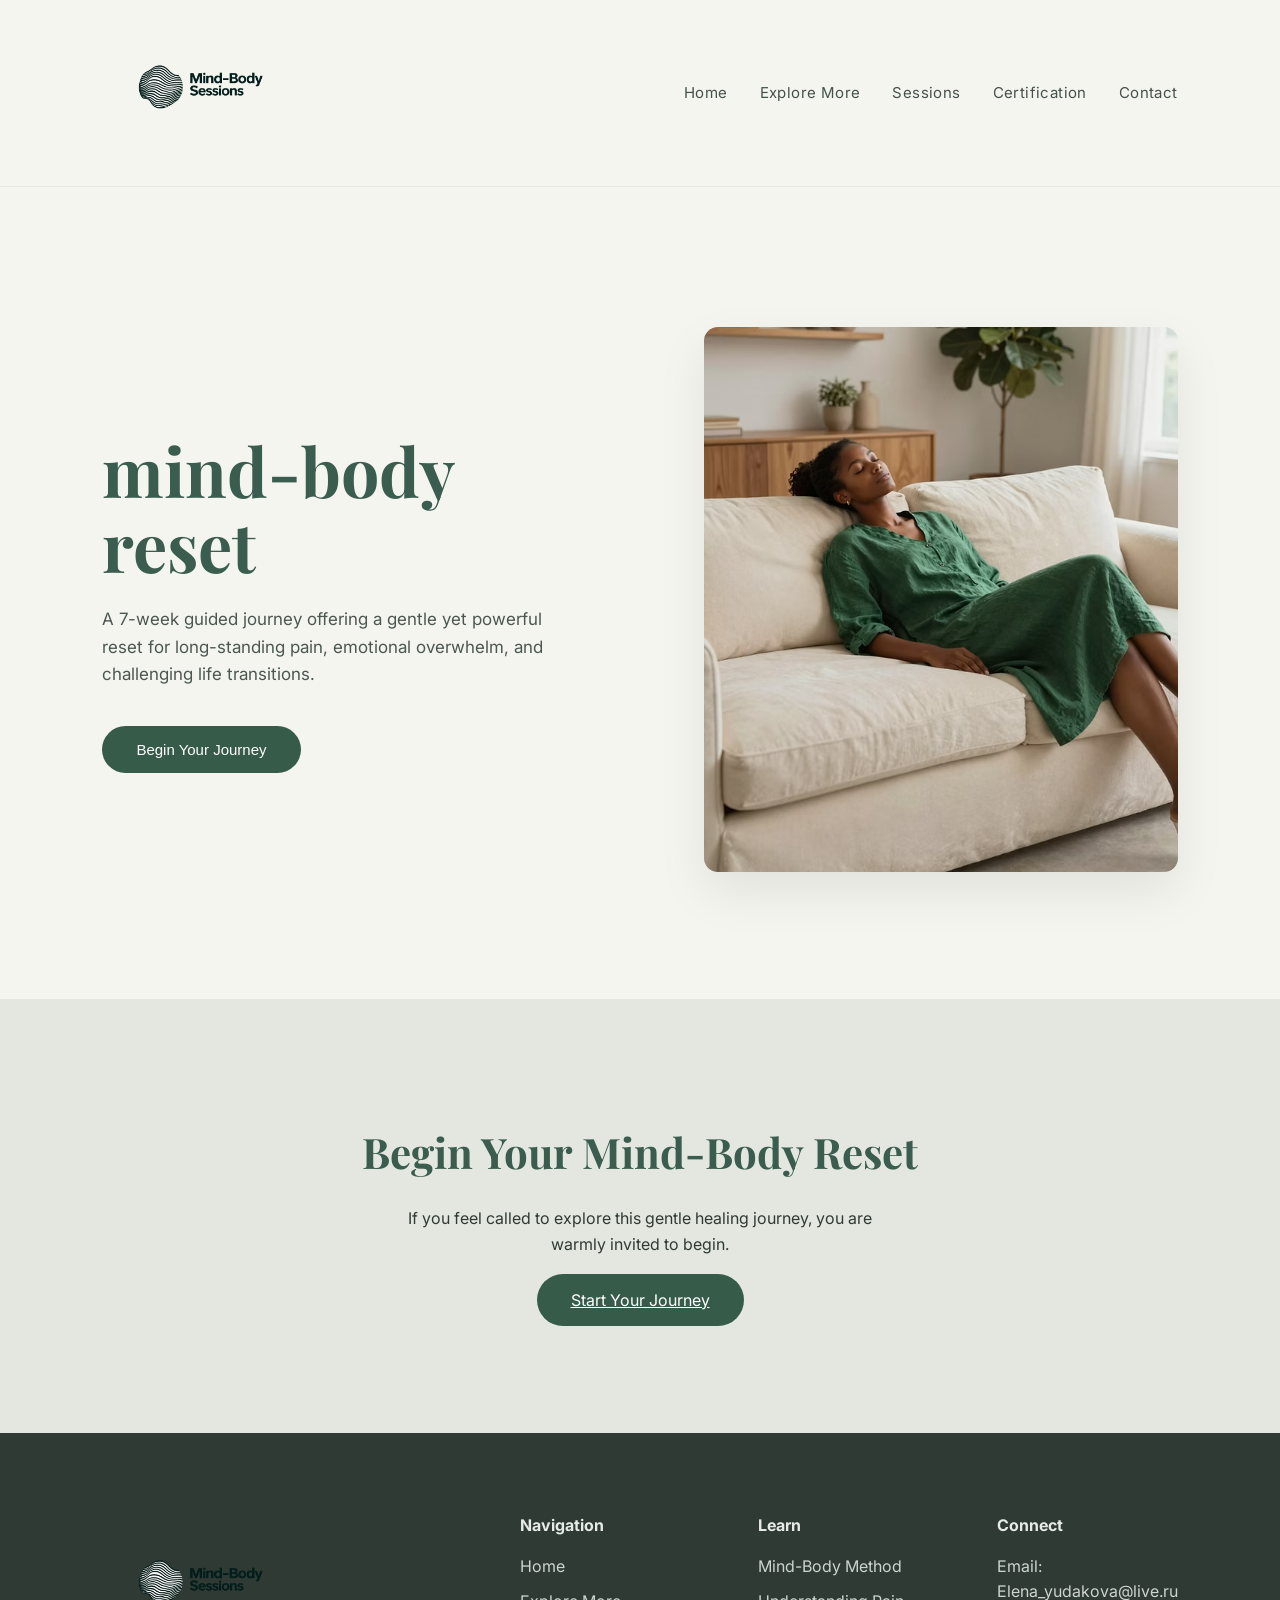
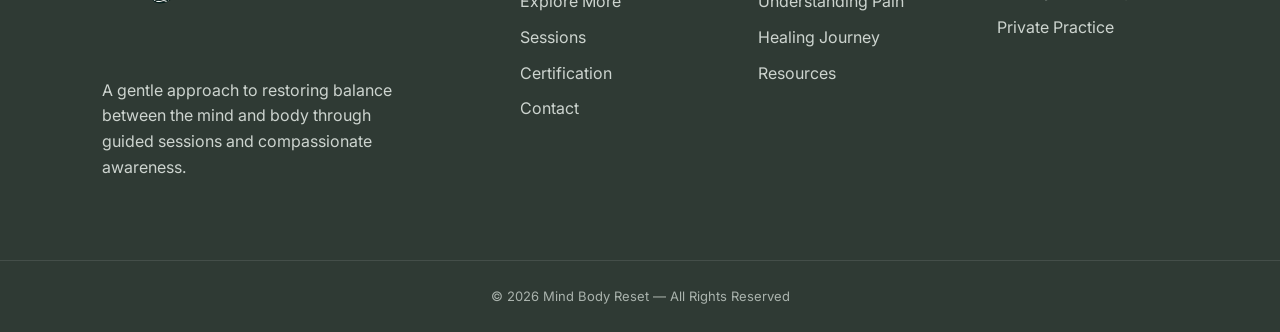
<file: index11.html>
<!DOCTYPE html>
<html lang="en">
<head>

<meta charset="UTF-8">
<meta name="viewport" content="width=device-width, initial-scale=1.0">

<title>Mind Body Reset</title>

<meta name="google-site-verification" content="zNeB-YLh5azu9s9rW7W3dBb0LcEI7KjzdRnE0RMLjlo" />

<link rel="stylesheet" href="styles/styles.css">

<link href="https://fonts.googleapis.com/css2?family=Playfair+Display:wght@400;600&family=Inter:wght@300;400;500&display=swap" rel="stylesheet">

</head>

<body>

<header class="navbar">

<div class="logo">
<img src="images/logo.png" alt="Mind Body Logo">
</div>

<div class="menu-toggle">
☰
</div>

<nav>
<a href="index.html">Home</a>
<a href="explore.html">Explore More</a>
<a href="sessions.html">Sessions</a>
<a href="certificate.html">Certification</a>
<a href="contact.html">Contact</a>
</nav>

</header>


<section class="hero">

<div class="hero-text">

<h1>mind-body<br>reset</h1>

<p>
A 7-week guided journey offering a gentle yet powerful reset
for long-standing pain, emotional overwhelm,
and challenging life transitions.
</p>

<button class="primary-btn">Begin Your Journey</button>

</div>

<div class="hero-image">
<img src="images/ai-generated-IMAGE.avif" alt="">
</div>

</section>

<section class="cta">

<div class="cta-content">

<h2>Begin Your Mind-Body Reset</h2>

<p>
If you feel called to explore this gentle healing journey,
you are warmly invited to begin.
</p>

<a href="contact.html" class="cta-btn">Start Your Journey</a>

</div>

</section>


<footer class="site-footer">

<div class="footer-container">

<div class="footer-brand">

<img src="images/logo.png" alt="logo">

<p>
A gentle approach to restoring balance between the mind and body
through guided sessions and compassionate awareness.
</p>

</div>


<div class="footer-links">

<h4>Navigation</h4>

<a href="index.html">Home</a>
<a href="explore.html">Explore More</a>
<a href="sessions.html">Sessions</a>
<a href="certificate.html">Certification</a>
<a href="contact.html">Contact</a>

</div>


<div class="footer-links">

<h4>Learn</h4>

<a href="sessions.html">Mind-Body Method</a>
<a href="sessions.html">Understanding Pain</a>
<a href="sessions.html">Healing Journey</a>
<a href="sessions.html">Resources</a>

</div>


<div class="footer-contact">

<h4>Connect</h4>

<p>Email: Elena_yudakova@live.ru</p>
<p>Private Practice</p>

</div>

</div>

<div class="footer-bottom">

<p>© 2026 Mind Body Reset — All Rights Reserved</p>

</div>

</footer>

<script src="scripts/scripts.js"></script>

</body>
</html>
</file>
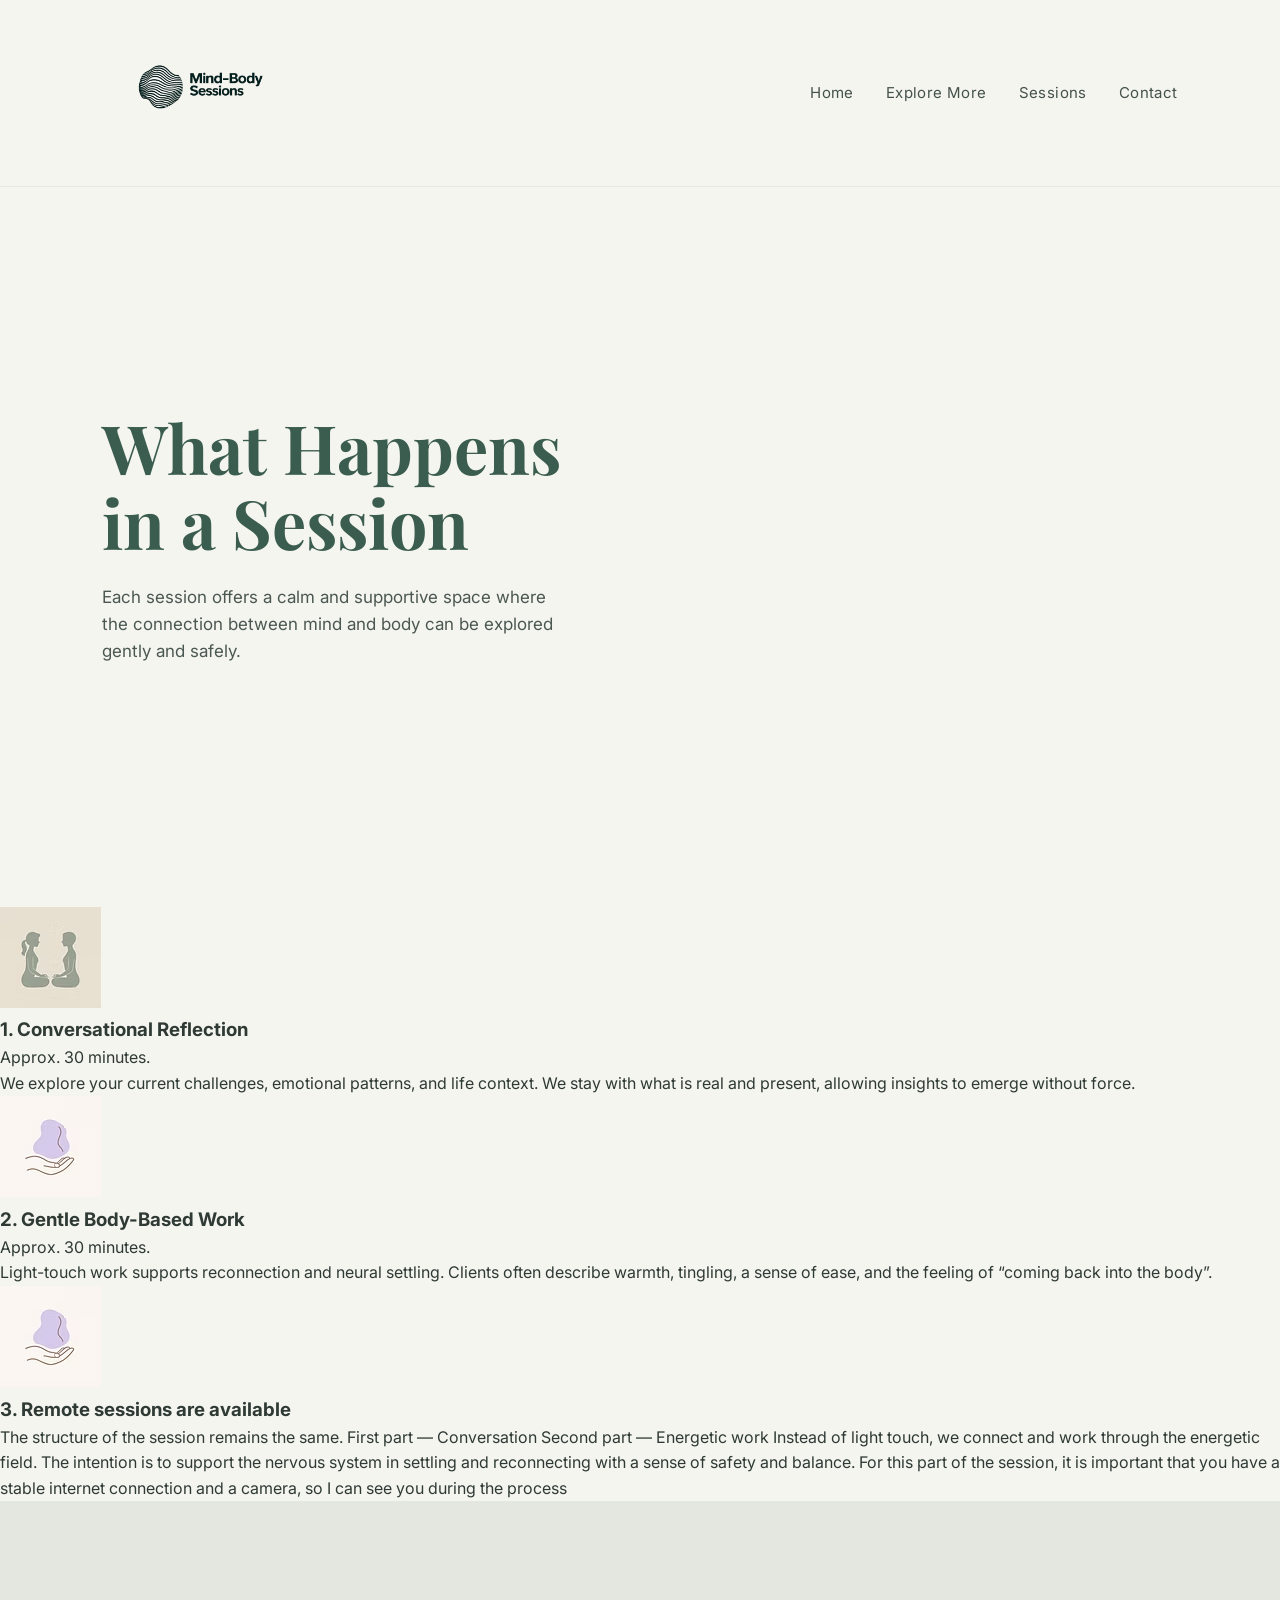
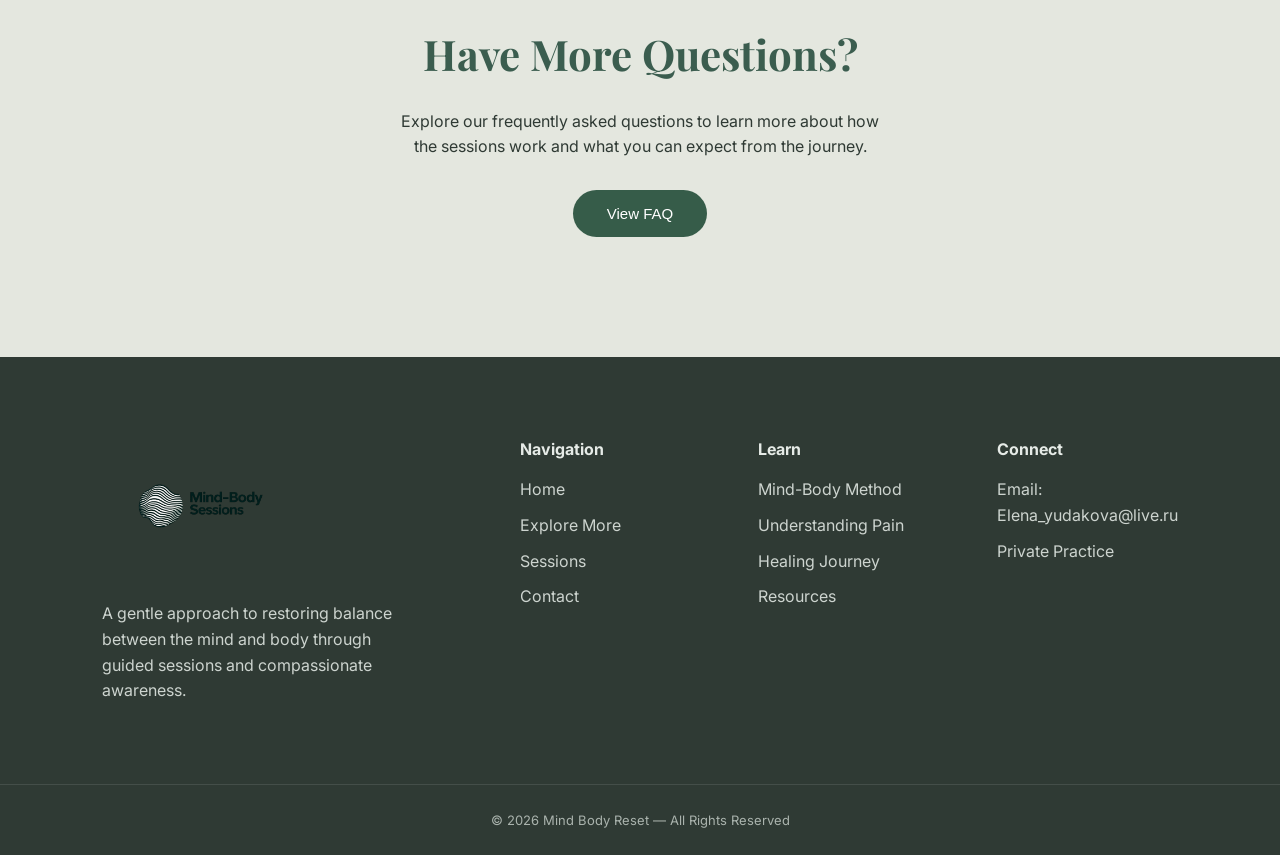
<file: sessions.html>
<!DOCTYPE html>
<html lang="en">
<head>
<meta charset="UTF-8">
<meta name="viewport" content="width=device-width, initial-scale=1.0">
<title>What Happens in a Session | Mind Body Reset</title>
<link rel="stylesheet" href="styles/styles.css"> <!-- main CSS -->
<link href="https://fonts.googleapis.com/css2?family=Playfair+Display:wght@400;600&family=Inter:wght@300;400;500&display=swap" rel="stylesheet">
</head>
<body>

<!-- HEADER (same as main site) -->
<header class="navbar">
  <div class="logo">
    <img src="images/logo.png" alt="Mind Body Reset Logo">
  </div>
  <div class="menu-toggle">☰</div>
  <nav>
    <a href="index.html">Home</a>
    <a href="explore.html">Explore More</a>
    <a href="session.html">Sessions</a>
    <a href="contact.html">Contact</a>
  </nav>
</header>

<!-- HERO (same padding + font scales as main page) -->
<section class="hero">
  <div class="hero-text">
    <h1>What Happens in a Session</h1>
    <p>
      Each session offers a calm and supportive space where the connection 
      between mind and body can be explored gently and safely.
    </p>
  </div>
</section>

<section class="session-cards">

  <div class="card">
    <div class="icon-box">
      <img src="images/conversational-reflection (1).avif" alt="">
    </div>

    <h3>1. Conversational Reflection</h3>

    <p class="time">Approx. 30 minutes.</p>

    <p>
      We explore your current challenges, emotional patterns, and life context.
      We stay with what is real and present, allowing insights to emerge
      without force.
    </p>
  </div>


  <div class="card">
    <div class="icon-box">
      <img src="images/body-based-work.avif" alt="">
    </div>

    <h3>2. Gentle Body-Based Work</h3>

    <p class="time">Approx. 30 minutes.</p>

    <p>
      Light-touch work supports reconnection and neural settling. Clients often
      describe warmth, tingling, a sense of ease, and the feeling of
      “coming back into the body”.
    </p>
  </div>


  <div class="card">
    <div class="icon-box">
      <img src="images/body-based-work (1).avif" alt="">
    </div>

    <h3>3. Remote sessions are available</h3>

    <p>
      The structure of the session remains the same.

First part — Conversation
Second part — Energetic work 
Instead of light touch, we connect and work through the energetic field. The intention is to support the nervous system in settling and reconnecting with a sense of safety and balance.

For this part of the session, it is important that you have a stable internet connection and a camera, so I can see you during the process
    </p>
  </div>

</section>

<!-- FAQ CTA (same UI pattern as main CTA) -->
<section class="cta">
  <div class="cta-content">
    <h2>Have More Questions?</h2>
    <p>
      Explore our frequently asked questions to learn more about how the sessions
      work and what you can expect from the journey.
    </p>
    <button class="primary-btn">View FAQ</button>
  </div>
</section>

<!-- FOOTER (identical to main footer) -->
<footer class="site-footer">
  <div class="footer-container">
    <div class="footer-brand">
      <img src="images/logo.png" alt="Mind Body Reset Logo">
      <p>
        A gentle approach to restoring balance between the mind and body
        through guided sessions and compassionate awareness.
      </p>
    </div>

    <div class="footer-links">
      <h4>Navigation</h4>
      <a href="index.html">Home</a>
      <a href="explore.html">Explore More</a>
      <a href="session.html">Sessions</a>
      <a href="contact.html">Contact</a>
    </div>

    <div class="footer-links">
      <h4>Learn</h4>
      <a href="#">Mind-Body Method</a>
      <a href="#">Understanding Pain</a>
      <a href="#">Healing Journey</a>
      <a href="#">Resources</a>
    </div>

    <div class="footer-contact">
      <h4>Connect</h4>
      <p>Email: Elena_yudakova@live.ru</p>
      <p>Private Practice</p>
    </div>
  </div>

  <div class="footer-bottom">
    <p>© 2026 Mind Body Reset — All Rights Reserved</p>
  </div>
</footer>

<script src="scripts/sessions.js"></script>
</body>
</html>
</file>
<file: styles/styles.css>
*{
margin:0;
padding:0;
box-sizing:border-box;
}

body{

font-family:'Inter', sans-serif;
background:#f5f5f0;
color:#2f3a34;
line-height:1.6;

}


/* NAVBAR */

.navbar{

display:flex;
justify-content:space-between;
align-items:center;

padding:18px 8%;

position:sticky;
top:0;

background:rgba(245,245,240,0.95);
backdrop-filter:blur(8px);

border-bottom:1px solid rgba(0,0,0,0.05);

z-index:1000;

}


/* LOGO */

.logo img{

height:142px;
width:auto;

}

.menu-toggle{

display:none;
font-size:28px;
cursor:pointer;
color:#365c49;

}
/* NAV LINKS */

nav{

display:flex;
gap:32px;

}

nav a{

text-decoration:none;
font-size:15px;

color:#44524b;

letter-spacing:0.4px;

position:relative;

transition:0.25s;

}

nav a::after{

content:"";
position:absolute;
left:0;
bottom:-6px;

width:0%;
height:1px;

background:#365c49;

transition:0.3s;

}

nav a:hover{

color:#365c49;

}

nav a:hover::after{

width:100%;

}


/* HERO */

.hero{

display:grid;
grid-template-columns:1.1fr 1fr;

align-items:center;

gap:80px;

padding:140px 8% 120px 8%;

min-height:80vh;

}

.hero-text h1{

font-family:'Playfair Display', serif;

font-size:68px;

line-height:1.1;

color:#3b5d4f;

margin-bottom:24px;

}

.hero-text p{

max-width:460px;

font-size:17px;

color:#4b5751;

margin-bottom:38px;

}

.hero-image img{

width:100%;
border-radius:14px;

box-shadow:0 20px 50px rgba(0,0,0,0.08);

}



/* BUTTON */

.primary-btn{

padding:15px 34px;

border:none;

background:#365c49;

color:white;

border-radius:40px;

font-size:15px;

cursor:pointer;

transition:0.25s;

}

.primary-btn:hover{

transform:translateY(-2px);

box-shadow:0 10px 25px rgba(0,0,0,0.12);

}



/* CTA */

.cta{

padding:120px 20%;

text-align:center;

background:#e4e7df;

}

.cta h2{

font-family:'Playfair Display', serif;

font-size:42px;

color:#3b5d4f;

margin-bottom:20px;

}

.cta p{

max-width:500px;

margin:auto;

margin-bottom:30px;

}

.cta-btn{

padding:16px 34px;

border:none;

background:#365c49;

color:white;

border-radius:30px;

cursor:pointer;

transition:0.3s;

}

.cta-btn:hover{

transform:translateY(-3px);

box-shadow:0 10px 20px rgba(0,0,0,0.1);

}



/* FOOTER */

.site-footer{

background:#2f3a34;

color:#e6ebe7;

}

.footer-container{

display:grid;

grid-template-columns:2fr 1fr 1fr 1fr;

gap:60px;

padding:80px 8%;

}

.footer-brand img{

height:142px;

margin-bottom:15px;

}

.footer-brand p{

max-width:300px;

color:#cdd4cf;

}

.footer-links h4,
.footer-contact h4{

margin-bottom:15px;

}

.footer-links a{

display:block;

text-decoration:none;

color:#cdd4cf;

margin-bottom:10px;

transition:0.3s;

}

.footer-links a:hover{

color:white;

transform:translateX(4px);

}

.footer-contact p{

color:#cdd4cf;

margin-bottom:10px;

}

.footer-bottom{

border-top:1px solid rgba(255,255,255,0.1);

text-align:center;

padding:25px;

font-size:13px;

color:#aab3ad;

}



/* MOBILE */



@media(max-width:900px){

.menu-toggle{
display:block;
}

nav{

position:absolute;
top:100%;
left:0;

width:100%;

background:#f5f5f0;

flex-direction:column;

align-items:center;

gap:20px;

padding:30px 0;

display:none;

border-bottom:1px solid rgba(0,0,0,0.05);

}

nav.active{
display:flex;
}    

.hero{

grid-template-columns:1fr;

text-align:center;

gap:40px;

}

.hero-text p{

margin:auto;

}

.footer-container{

grid-template-columns:1fr;

gap:40px;

}

}
</file>
<file: styles/certificate.css>
*{
margin:0;
padding:0;
box-sizing:border-box;
}

body{

font-family:'Inter', sans-serif;
background:#f5f5f0;
color:#2f3a34;
line-height:1.6;

}


/* NAVBAR */

.navbar{

display:flex;
justify-content:space-between;
align-items:center;

padding:18px 8%;

position:sticky;
top:0;

background:rgba(245,245,240,0.95);
backdrop-filter:blur(8px);

border-bottom:1px solid rgba(0,0,0,0.05);

z-index:1000;

}


/* LOGO */

.logo img{

height:142px;
width:auto;

}

.menu-toggle{

display:none;
font-size:28px;
cursor:pointer;
color:#365c49;

}
/* NAV LINKS */

nav{

display:flex;
gap:32px;

}

nav a{

text-decoration:none;
font-size:15px;

color:#44524b;

letter-spacing:0.4px;

position:relative;

transition:0.25s;

}

nav a::after{

content:"";
position:absolute;
left:0;
bottom:-6px;

width:0%;
height:1px;

background:#365c49;

transition:0.3s;

}

nav a:hover{

color:#365c49;

}

nav a:hover::after{

width:100%;

}


/* HERO */

.hero{

display:grid;
grid-template-columns:1.1fr 1fr;

align-items:center;

gap:80px;

padding:140px 8% 120px 8%;

min-height:80vh;

}

.hero-text h1{

font-family:'Playfair Display', serif;

font-size:68px;

line-height:1.1;

color:#3b5d4f;

margin-bottom:24px;

}

.hero-text p{

max-width:460px;

font-size:17px;

color:#4b5751;

margin-bottom:38px;

}

.hero-image img{

width:100%;
border-radius:14px;

box-shadow:0 20px 50px rgba(0,0,0,0.08);

}



/* BUTTON */

.primary-btn{

padding:15px 34px;

border:none;

background:#365c49;

color:white;

border-radius:40px;

font-size:15px;

cursor:pointer;

transition:0.25s;

}

.primary-btn:hover{

transform:translateY(-2px);

box-shadow:0 10px 25px rgba(0,0,0,0.12);

}



/* CTA */

.cta{

padding:120px 20%;

text-align:center;

background:#e4e7df;

}

.cta h2{

font-family:'Playfair Display', serif;

font-size:42px;

color:#3b5d4f;

margin-bottom:20px;

}

.cta p{

max-width:500px;

margin:auto;

margin-bottom:30px;

}

.cta-btn{

padding:16px 34px;

border:none;

background:#365c49;

color:white;

border-radius:30px;

cursor:pointer;

transition:0.3s;

}

.cta-btn:hover{

transform:translateY(-3px);

box-shadow:0 10px 20px rgba(0,0,0,0.1);

}



/* FOOTER */

.site-footer{

background:#2f3a34;

color:#e6ebe7;

}

.footer-container{

display:grid;

grid-template-columns:2fr 1fr 1fr 1fr;

gap:60px;

padding:80px 8%;

}

.footer-brand img{

height:142px;

margin-bottom:15px;

}

.footer-brand p{

max-width:300px;

color:#cdd4cf;

}

.footer-links h4,
.footer-contact h4{

margin-bottom:15px;

}

.footer-links a{

display:block;

text-decoration:none;

color:#cdd4cf;

margin-bottom:10px;

transition:0.3s;

}

.footer-links a:hover{

color:white;

transform:translateX(4px);

}

.footer-contact p{

color:#cdd4cf;

margin-bottom:10px;

}

.footer-bottom{

border-top:1px solid rgba(255,255,255,0.1);

text-align:center;

padding:25px;

font-size:13px;

color:#aab3ad;

}



/* MOBILE */



@media(max-width:900px){

.menu-toggle{
display:block;
}

nav{

position:absolute;
top:100%;
left:0;

width:100%;

background:#f5f5f0;

flex-direction:column;

align-items:center;

gap:20px;

padding:30px 0;

display:none;

border-bottom:1px solid rgba(0,0,0,0.05);

}

nav.active{
display:flex;
}    

.hero{

grid-template-columns:1fr;

text-align:center;

gap:40px;

}

.hero-text p{

margin:auto;

}

.footer-container{

grid-template-columns:1fr;

gap:40px;

}

}

/* ABOUT ELENA */

.about-elena{

padding:120px 8%;

}

.about-grid{

display:grid;
grid-template-columns:1fr 1fr;
gap:80px;
align-items:center;

}

.about-text{

background:#365c49;
color:white;
padding:60px;
border-radius:10px;

}

.about-text h2{

font-family:'Playfair Display', serif;
font-size:42px;
margin-bottom:20px;

}

.about-text p{

margin-bottom:20px;
line-height:1.7;

}

.about-image img{

width:100%;
border-radius:14px;

}



/* CERTIFICATIONS */

.certifications{

padding:120px 8%;
background:#f0f0ea;

}

.certifications h2{

text-align:center;
font-family:'Playfair Display', serif;
font-size:46px;
margin-bottom:60px;

}

.cert-grid{

display:grid;
grid-template-columns:1fr 1fr;
gap:50px;

}

.cert-grid h3{

font-family:'Playfair Display', serif;
margin-bottom:15px;

}

.cert-grid ul{

padding-left:20px;

}

.cert-grid li{

margin-bottom:10px;

}



/* SUPPORT GRID */

.support{

background:#b9d6de;
padding:120px 8%;
text-align:center;

}

.support h2{

font-family:'Playfair Display', serif;
font-size:42px;
margin-bottom:60px;

}

.support-grid{

display:grid;
grid-template-columns:repeat(3,1fr);
gap:40px;
font-size:18px;

}



/* BENEFITS */

.benefits{

padding:120px 20%;
text-align:center;

}

.benefits h2{

font-family:'Playfair Display', serif;
font-size:42px;
margin-bottom:40px;

}

.benefits li{

margin-bottom:12px;

}



/* WHY */

.why{

background:#b9d6de;
padding:120px 20%;
text-align:center;

}

.why h2{

font-family:'Playfair Display', serif;
font-size:42px;
margin-bottom:25px;

}



/* INVESTMENT */

.investment{

padding:120px 8%;
text-align:left;

}

.investment h2{

font-family:'Playfair Display', serif;
font-size:42px;
margin-bottom:15px;

}

.price{

font-size:20px;
margin-bottom:30px;

}



/* MOBILE */

@media(max-width:900px){

.about-grid{
grid-template-columns:1fr;
}

.cert-grid{
grid-template-columns:1fr;
}

.support-grid{
grid-template-columns:1fr;
}

.benefits{
padding:100px 8%;
}

.why{
padding:100px 8%;
}

}
</file>
<file: styles/explore.css>
*{
margin:0;
padding:0;
box-sizing:border-box;
}

body{
font-family:'Inter', sans-serif;
background:#f5f5f0;
color:#2f3a34;
line-height:1.6;
}


/* NAVBAR (same as main page) */

.navbar{
display:flex;
justify-content:space-between;
align-items:center;
padding:18px 8%;
position:sticky;
top:0;
background:rgba(245,245,240,0.95);
backdrop-filter:blur(8px);
border-bottom:1px solid rgba(0,0,0,0.05);
z-index:1000;
}

.logo img{
height:142px;
}

.menu-toggle{
display:none;
font-size:28px;
cursor:pointer;
color:#365c49;
}

nav{
display:flex;
gap:32px;
}

nav a{
text-decoration:none;
font-size:15px;
color:#44524b;
letter-spacing:0.4px;
position:relative;
}

nav a::after{
content:"";
position:absolute;
left:0;
bottom:-6px;
width:0%;
height:1px;
background:#365c49;
transition:0.3s;
}

nav a:hover::after{
width:100%;
}



/* PAGE HERO */

.page-hero{
padding:140px 8% 80px 8%;
text-align:center;
}

.page-hero h1{
font-family:'Playfair Display', serif;
font-size:56px;
color:#3b5d4f;
margin-bottom:20px;
}

.page-hero p{
max-width:650px;
margin:auto;
color:#4b5751;
}



/* CONTENT SECTIONS */

.content-section{
padding:100px 8%;
max-width:900px;
margin:auto;
}

.content-section h2{
font-family:'Playfair Display', serif;
font-size:38px;
color:#3b5d4f;
margin-bottom:20px;
}

.content-section p{
margin-bottom:18px;
color:#4b5751;
}

.soft-bg{
background:#e4e7df;
border-radius:10px;
}



/* CTA */

.cta{
padding:120px 20%;
text-align:center;
background:#e4e7df;
}

.cta h2{
font-family:'Playfair Display', serif;
font-size:42px;
color:#3b5d4f;
margin-bottom:20px;
}

.cta-btn{
padding:16px 34px;
border:none;
background:#365c49;
color:white;
border-radius:30px;
cursor:pointer;
}



/* FOOTER */

.site-footer{
background:#2f3a34;
color:#e6ebe7;
}

.footer-container{
display:grid;
grid-template-columns:2fr 1fr 1fr 1fr;
gap:60px;
padding:80px 8%;
}

.footer-brand img{
height:142px;
margin-bottom:15px;
}

.footer-links a{
display:block;
text-decoration:none;
color:#cdd4cf;
margin-bottom:10px;
}

.footer-bottom{
border-top:1px solid rgba(255,255,255,0.1);
text-align:center;
padding:25px;
font-size:13px;
color:#aab3ad;
}



/* MOBILE */

@media(max-width:900px){

.menu-toggle{
display:block;
}

nav{
position:absolute;
top:100%;
left:0;
width:100%;
background:#f5f5f0;
flex-direction:column;
align-items:center;
gap:20px;
padding:30px 0;
display:none;
}

nav.active{
display:flex;
}

.footer-container{
grid-template-columns:1fr;
gap:40px;
}

}
</file>
